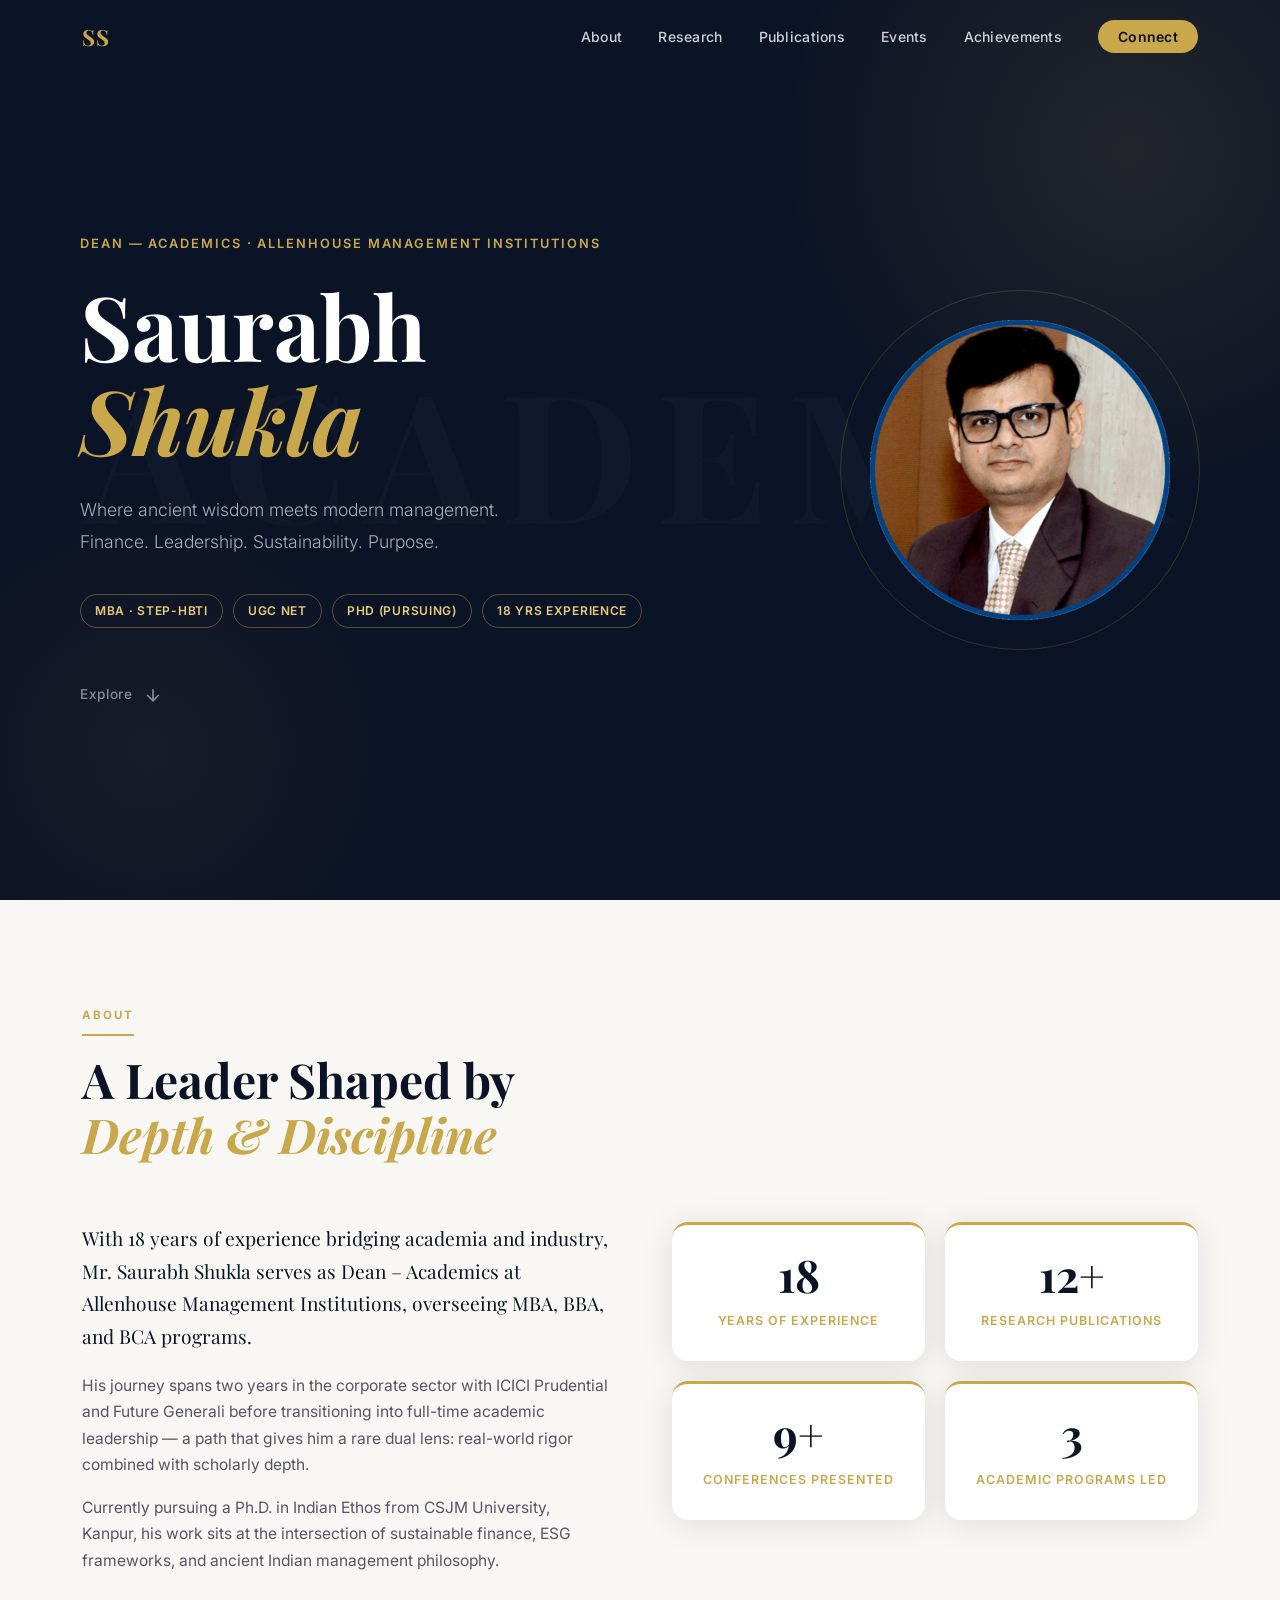
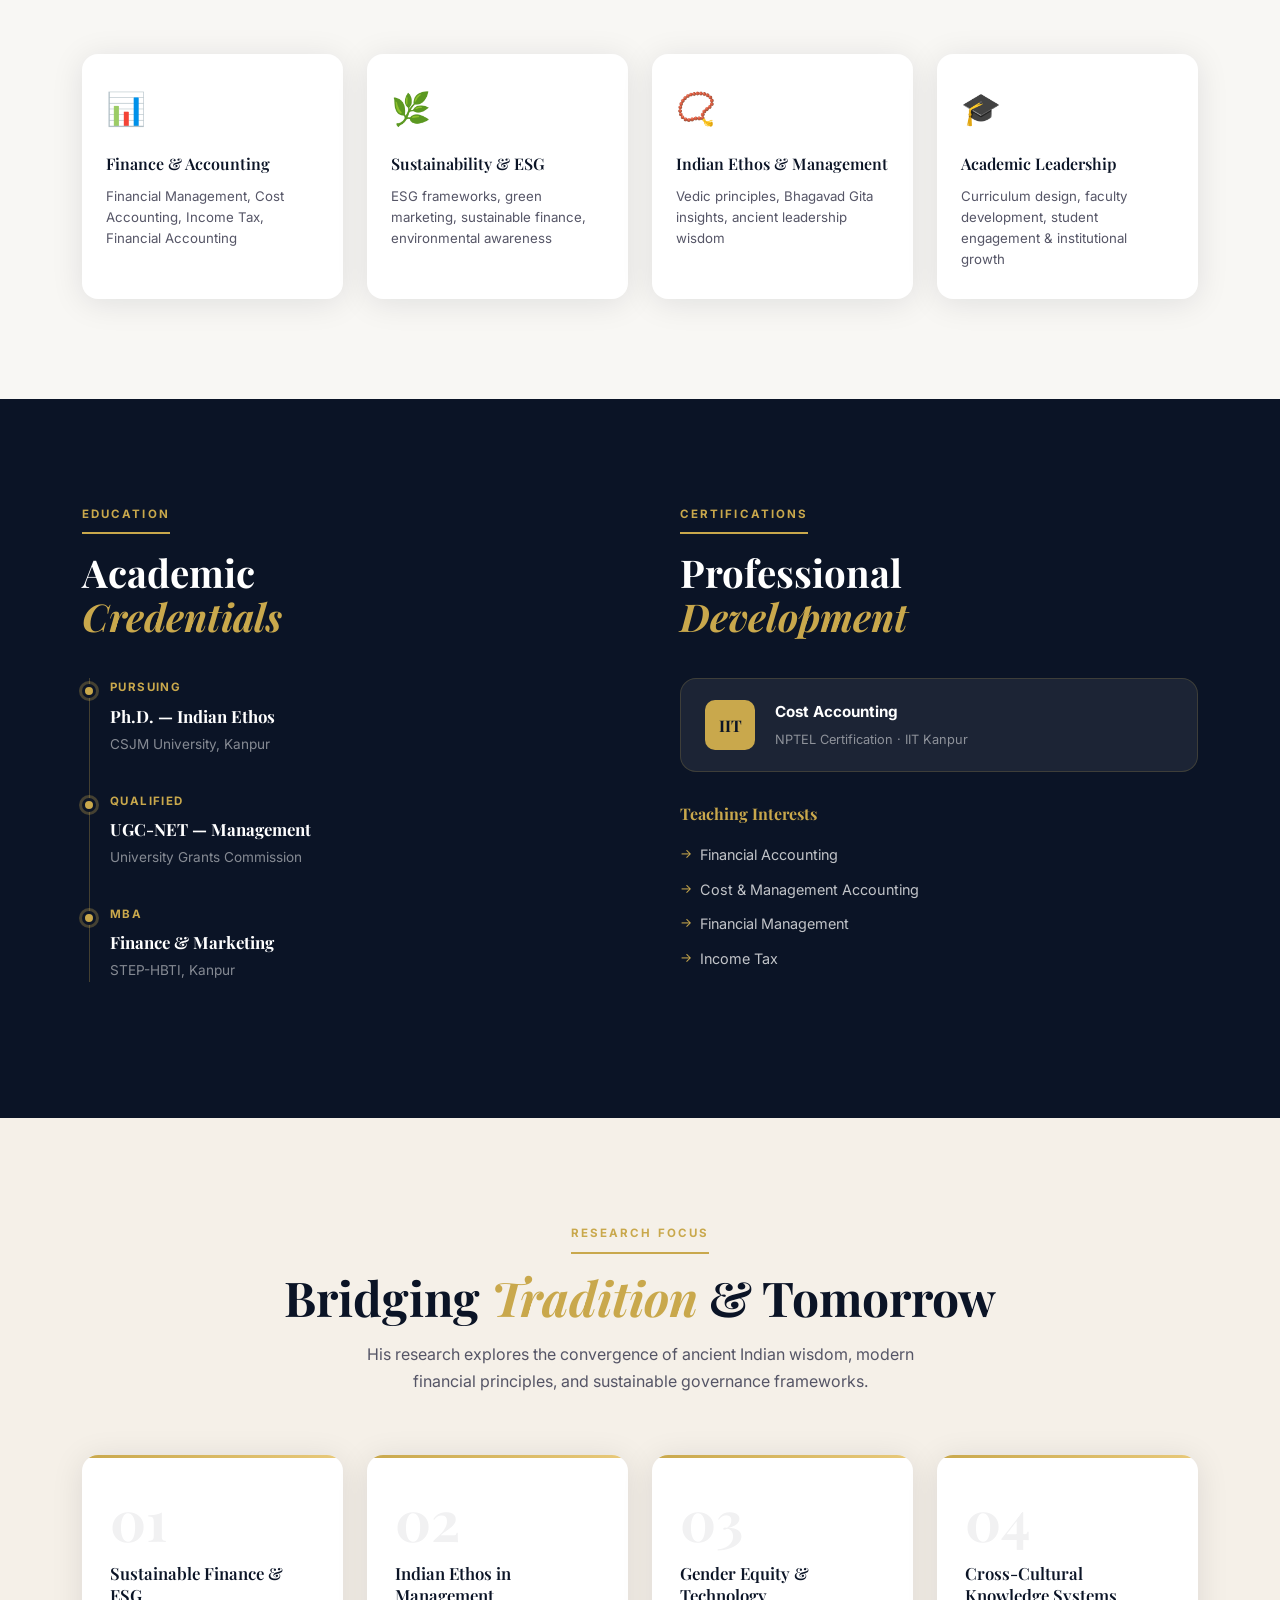
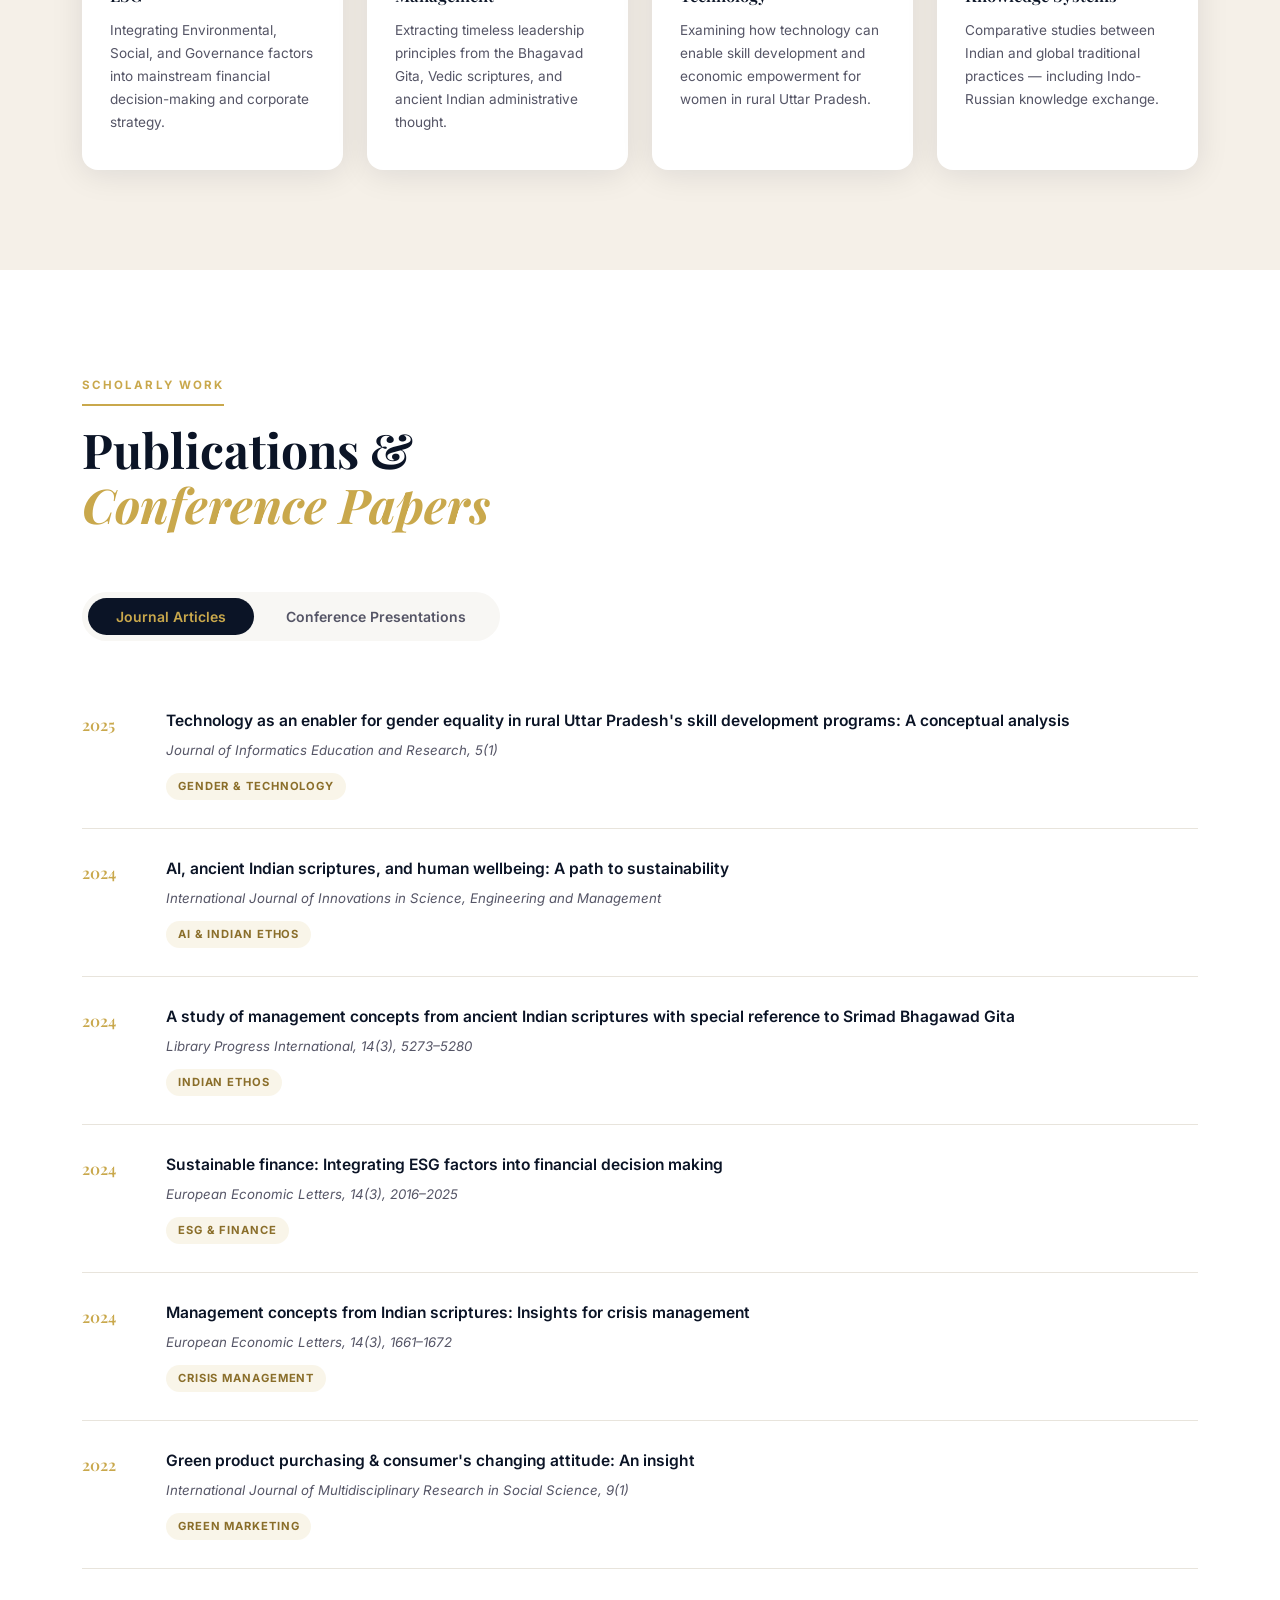
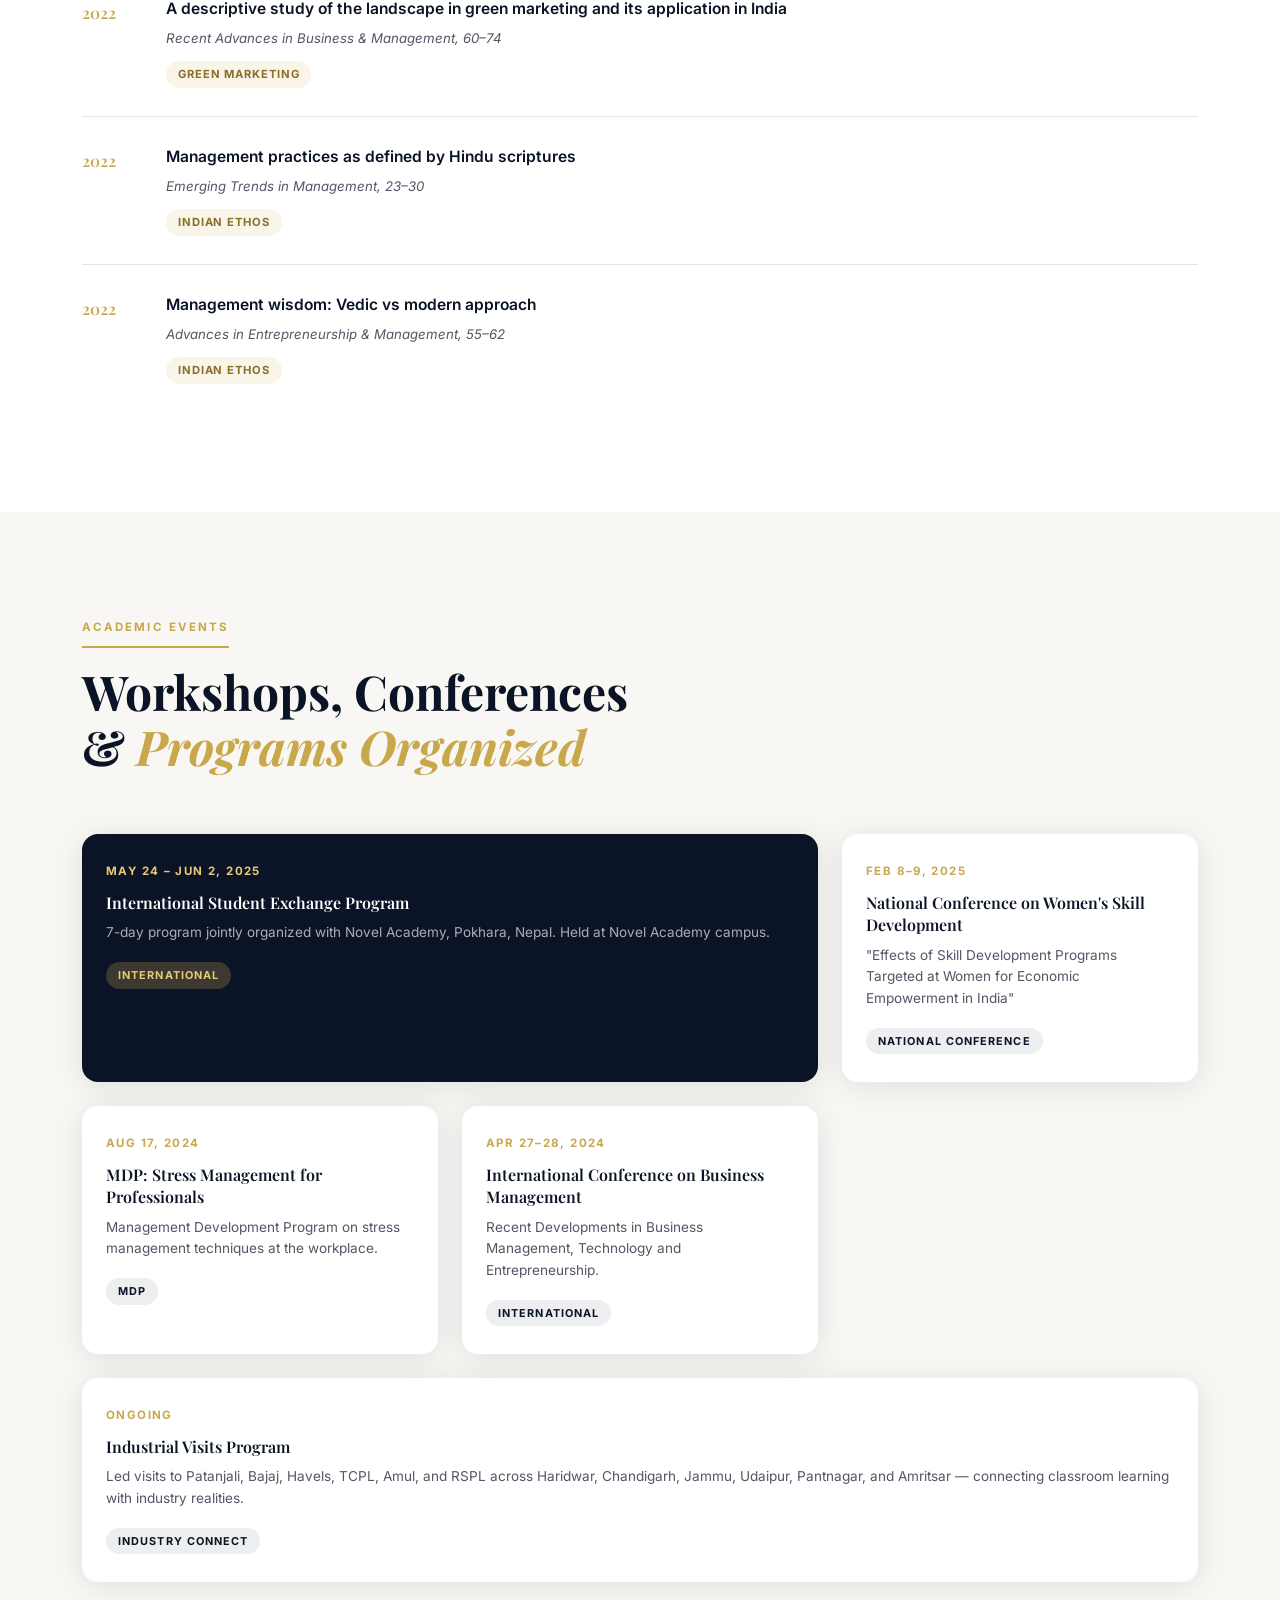
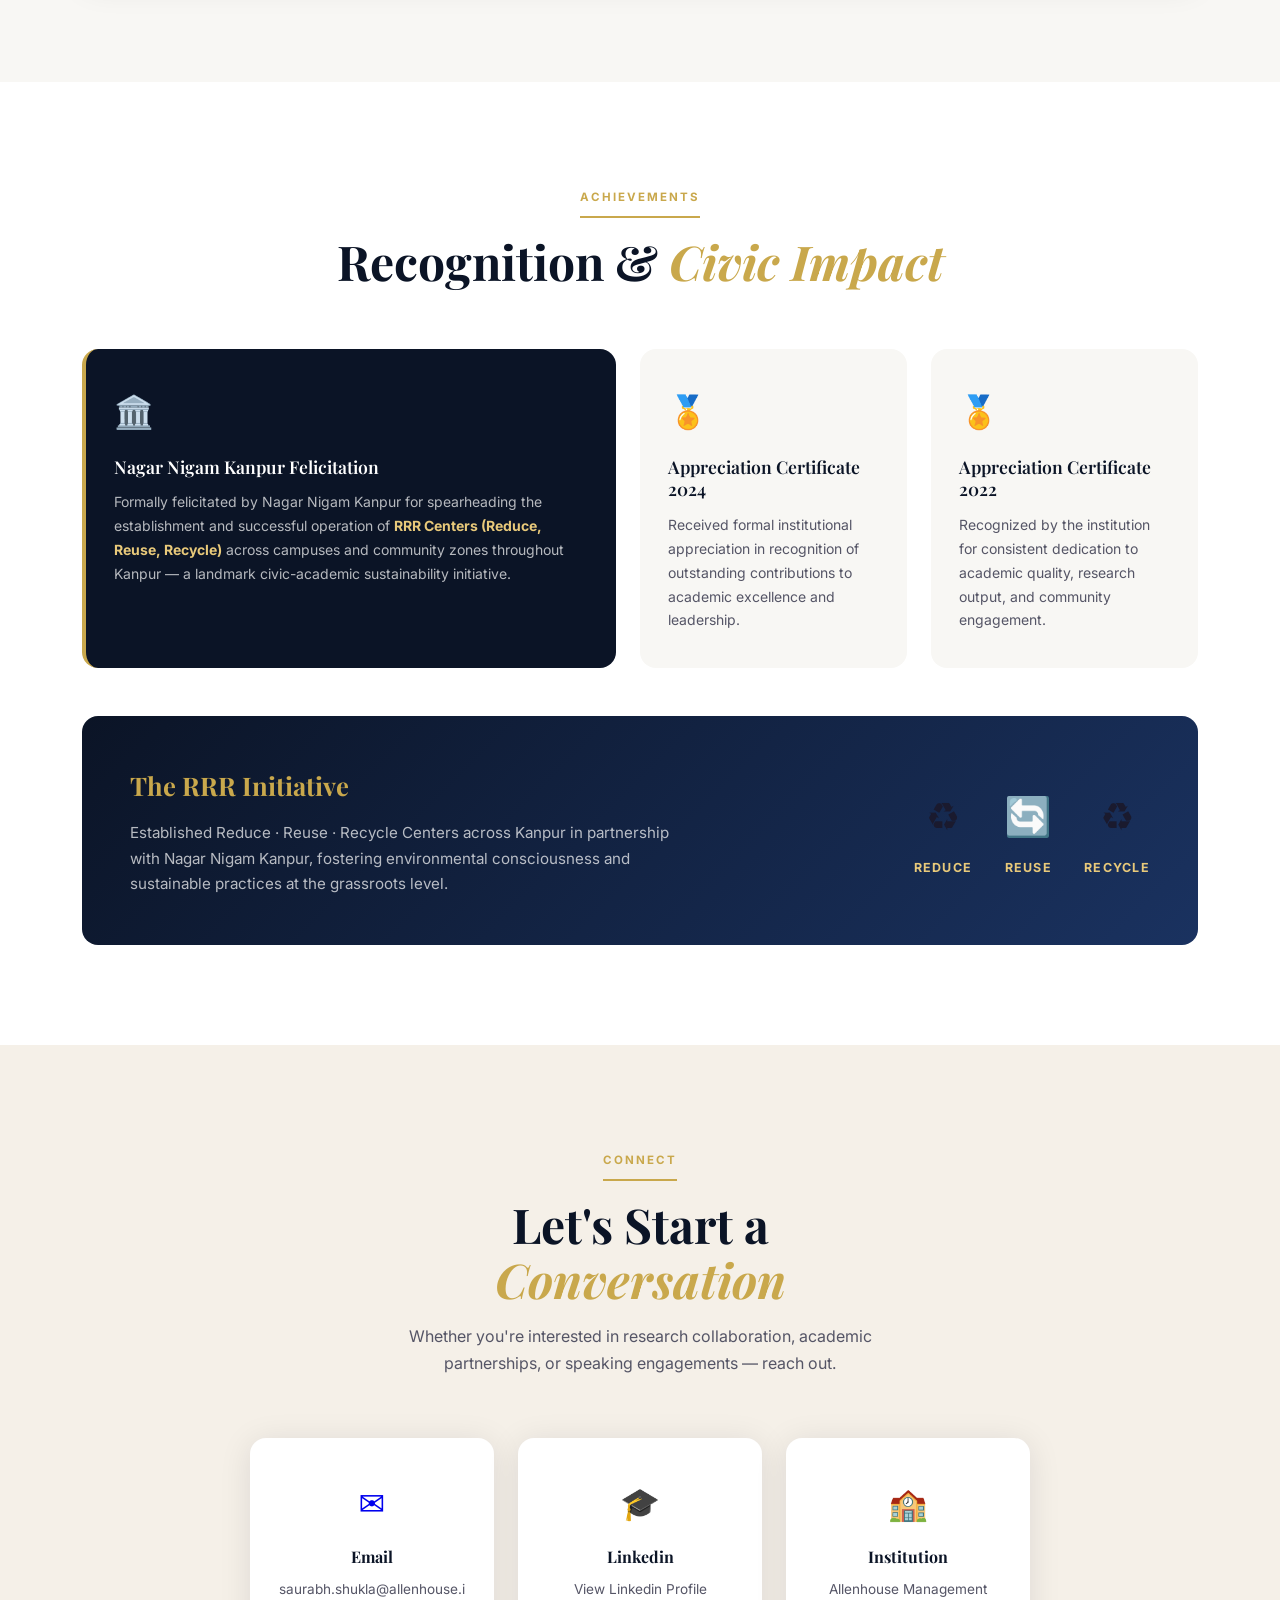
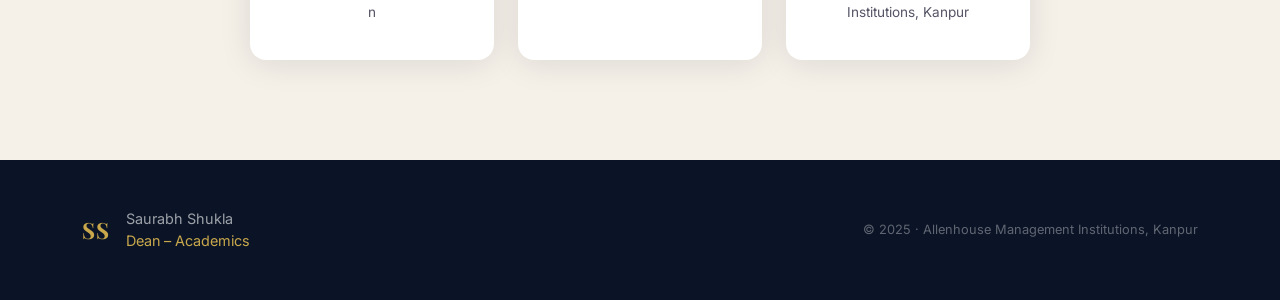
<file: index.html>
<!DOCTYPE html>
<html lang="en">
<head>
  <meta charset="UTF-8" />
  <meta name="viewport" content="width=device-width, initial-scale=1.0" />
  <title>Saurabh Shukla — Dean Academics | Allenhouse Management Institutions</title>
  <meta name="description" content="Academic leader, researcher, and sustainability advocate with 18 years of experience in management education." />
  <link rel="preconnect" href="https://fonts.googleapis.com" />
  <link rel="preconnect" href="https://fonts.gstatic.com" crossorigin />
  <link href="https://fonts.googleapis.com/css2?family=Playfair+Display:ital,wght@0,400;0,600;0,700;1,400&family=Inter:wght@300;400;500;600&display=swap" rel="stylesheet" />
  <link rel="stylesheet" href="style.css" />
</head>
<body>

  <!-- NAV -->
  <nav id="navbar">
    <div class="nav-inner">
      <span class="nav-logo">SS</span>
      <ul class="nav-links" id="nav-links">
        <li><a href="#about">About</a></li>
        <li><a href="#research">Research</a></li>
        <li><a href="#publications">Publications</a></li>
        <li><a href="#events">Events</a></li>
        <li><a href="#achievements">Achievements</a></li>
        <li><a href="#contact" class="nav-cta">Connect</a></li>
      </ul>
      <button class="hamburger" id="hamburger" aria-label="Toggle menu">
        <span></span><span></span><span></span>
      </button>
    </div>
  </nav>

  <!-- HERO -->
  <header class="hero" id="home">
    <div class="hero-bg-text" aria-hidden="true">ACADEMIA</div>
    <div class="hero-content">
      <p class="hero-eyebrow">Dean — Academics · Allenhouse Management Institutions</p>
      <h1 class="hero-name">Saurabh<br /><em>Shukla</em></h1>
      <p class="hero-tagline">Where ancient wisdom meets modern management.<br />Finance. Leadership. Sustainability. Purpose.</p>
      <div class="hero-badges">
        <span>MBA · STEP-HBTI</span>
        <span>UGC NET</span>
        <span>PhD (Pursuing)</span>
        <span>18 Yrs Experience</span>
      </div>
      <a href="#about" class="hero-scroll">
        <span>Explore</span>
        <svg width="20" height="20" viewBox="0 0 24 24" fill="none" stroke="currentColor" stroke-width="2"><path d="M12 5v14M5 12l7 7 7-7"/></svg>
      </a>
    </div>
   <div class="hero-visual" aria-hidden="true">

    <div class="hero-ring ring-1"></div>

    <div class="hero-ring ring-2"></div>

    <div class="hero-ring ring-3"></div>

    <div class="hero-avatar">

        <img src="image.png" alt="Profile Image">

    </div>

</div>
  </header>

  <!-- ABOUT -->
  <section class="about" id="about">
    <div class="container">
      <div class="section-header">
        <span class="section-tag">About</span>
        <h2>A Leader Shaped by<br /><em>Depth & Discipline</em></h2>
      </div>
      <div class="about-grid">
        <div class="about-text">
          <p class="lead">With 18 years of experience bridging academia and industry, Mr. Saurabh Shukla serves as Dean – Academics at Allenhouse Management Institutions, overseeing MBA, BBA, and BCA programs.</p>
          <p>His journey spans two years in the corporate sector with ICICI Prudential and Future Generali before transitioning into full-time academic leadership — a path that gives him a rare dual lens: real-world rigor combined with scholarly depth.</p>
          <p>Currently pursuing a Ph.D. in Indian Ethos from CSJM University, Kanpur, his work sits at the intersection of sustainable finance, ESG frameworks, and ancient Indian management philosophy.</p>
        </div>
        <div class="about-stats">
          <div class="stat-card">
            <span class="stat-num">18</span>
            <span class="stat-label">Years of Experience</span>
          </div>
          <div class="stat-card">
            <span class="stat-num">12+</span>
            <span class="stat-label">Research Publications</span>
          </div>
          <div class="stat-card">
            <span class="stat-num">9+</span>
            <span class="stat-label">Conferences Presented</span>
          </div>
          <div class="stat-card">
            <span class="stat-num">3</span>
            <span class="stat-label">Academic Programs Led</span>
          </div>
        </div>
      </div>

      <div class="expertise-row">
        <div class="expertise-item">
          <div class="expertise-icon">📊</div>
          <h4>Finance & Accounting</h4>
          <p>Financial Management, Cost Accounting, Income Tax, Financial Accounting</p>
        </div>
        <div class="expertise-item">
          <div class="expertise-icon">🌿</div>
          <h4>Sustainability & ESG</h4>
          <p>ESG frameworks, green marketing, sustainable finance, environmental awareness</p>
        </div>
        <div class="expertise-item">
          <div class="expertise-icon">📿</div>
          <h4>Indian Ethos & Management</h4>
          <p>Vedic principles, Bhagavad Gita insights, ancient leadership wisdom</p>
        </div>
        <div class="expertise-item">
          <div class="expertise-icon">🎓</div>
          <h4>Academic Leadership</h4>
          <p>Curriculum design, faculty development, student engagement & institutional growth</p>
        </div>
      </div>
    </div>
  </section>

  <!-- EDUCATION & CERTIFICATIONS -->
  <section class="education" id="education">
    <div class="container">
      <div class="edu-grid">
        <div class="edu-col">
          <span class="section-tag">Education</span>
          <h3>Academic<br /><em>Credentials</em></h3>
          <div class="timeline">
            <div class="timeline-item">
              <div class="tl-dot"></div>
              <div class="tl-content">
                <span class="tl-year">Pursuing</span>
                <h4>Ph.D. — Indian Ethos</h4>
                <p>CSJM University, Kanpur</p>
              </div>
            </div>
            <div class="timeline-item">
              <div class="tl-dot"></div>
              <div class="tl-content">
                <span class="tl-year">Qualified</span>
                <h4>UGC-NET — Management</h4>
                <p>University Grants Commission</p>
              </div>
            </div>
            <div class="timeline-item">
              <div class="tl-dot"></div>
              <div class="tl-content">
                <span class="tl-year">MBA</span>
                <h4>Finance & Marketing</h4>
                <p>STEP-HBTI, Kanpur</p>
              </div>
            </div>
          </div>
        </div>
        <div class="edu-col">
          <span class="section-tag">Certifications</span>
          <h3>Professional<br /><em>Development</em></h3>
          <div class="cert-card">
            <div class="cert-logo">IIT</div>
            <div>
              <h4>Cost Accounting</h4>
              <p>NPTEL Certification · IIT Kanpur</p>
            </div>
          </div>
          <div class="teaching-interests">
            <h4>Teaching Interests</h4>
            <ul>
              <li>Financial Accounting</li>
              <li>Cost &amp; Management Accounting</li>
              <li>Financial Management</li>
              <li>Income Tax</li>
            </ul>
          </div>
        </div>
      </div>
    </div>
  </section>

  <!-- RESEARCH INTERESTS -->
  <section class="research" id="research">
    <div class="container">
      <div class="section-header centered">
        <span class="section-tag">Research Focus</span>
        <h2>Bridging <em>Tradition</em> &amp; Tomorrow</h2>
        <p class="section-sub">His research explores the convergence of ancient Indian wisdom, modern financial principles, and sustainable governance frameworks.</p>
      </div>
      <div class="research-pillars">
        <div class="pillar">
          <div class="pillar-num">01</div>
          <h3>Sustainable Finance &amp; ESG</h3>
          <p>Integrating Environmental, Social, and Governance factors into mainstream financial decision-making and corporate strategy.</p>
        </div>
        <div class="pillar">
          <div class="pillar-num">02</div>
          <h3>Indian Ethos in Management</h3>
          <p>Extracting timeless leadership principles from the Bhagavad Gita, Vedic scriptures, and ancient Indian administrative thought.</p>
        </div>
        <div class="pillar">
          <div class="pillar-num">03</div>
          <h3>Gender Equity &amp; Technology</h3>
          <p>Examining how technology can enable skill development and economic empowerment for women in rural Uttar Pradesh.</p>
        </div>
        <div class="pillar">
          <div class="pillar-num">04</div>
          <h3>Cross-Cultural Knowledge Systems</h3>
          <p>Comparative studies between Indian and global traditional practices — including Indo-Russian knowledge exchange.</p>
        </div>
      </div>
    </div>
  </section>

  <!-- PUBLICATIONS -->
  <section class="publications" id="publications">
    <div class="container">
      <div class="section-header">
        <span class="section-tag">Scholarly Work</span>
        <h2>Publications &amp;<br /><em>Conference Papers</em></h2>
      </div>

      <div class="pub-tabs">
        <button class="pub-tab active" data-tab="journals">Journal Articles</button>
        <button class="pub-tab" data-tab="conferences">Conference Presentations</button>
      </div>

      <div class="pub-list" id="tab-journals">
        <div class="pub-item">
          <span class="pub-year">2025</span>
          <div class="pub-detail">
            <h4>Technology as an enabler for gender equality in rural Uttar Pradesh's skill development programs: A conceptual analysis</h4>
            <p><em>Journal of Informatics Education and Research</em>, 5(1)</p>
            <span class="pub-tag">Gender &amp; Technology</span>
          </div>
        </div>
        <div class="pub-item">
          <span class="pub-year">2024</span>
          <div class="pub-detail">
            <h4>AI, ancient Indian scriptures, and human wellbeing: A path to sustainability</h4>
            <p><em>International Journal of Innovations in Science, Engineering and Management</em></p>
            <span class="pub-tag">AI &amp; Indian Ethos</span>
          </div>
        </div>
        <div class="pub-item">
          <span class="pub-year">2024</span>
          <div class="pub-detail">
            <h4>A study of management concepts from ancient Indian scriptures with special reference to Srimad Bhagawad Gita</h4>
            <p><em>Library Progress International</em>, 14(3), 5273–5280</p>
            <span class="pub-tag">Indian Ethos</span>
          </div>
        </div>
        <div class="pub-item">
          <span class="pub-year">2024</span>
          <div class="pub-detail">
            <h4>Sustainable finance: Integrating ESG factors into financial decision making</h4>
            <p><em>European Economic Letters</em>, 14(3), 2016–2025</p>
            <span class="pub-tag">ESG &amp; Finance</span>
          </div>
        </div>
        <div class="pub-item">
          <span class="pub-year">2024</span>
          <div class="pub-detail">
            <h4>Management concepts from Indian scriptures: Insights for crisis management</h4>
            <p><em>European Economic Letters</em>, 14(3), 1661–1672</p>
            <span class="pub-tag">Crisis Management</span>
          </div>
        </div>
        <div class="pub-item">
          <span class="pub-year">2022</span>
          <div class="pub-detail">
            <h4>Green product purchasing &amp; consumer's changing attitude: An insight</h4>
            <p><em>International Journal of Multidisciplinary Research in Social Science</em>, 9(1)</p>
            <span class="pub-tag">Green Marketing</span>
          </div>
        </div>
        <div class="pub-item">
          <span class="pub-year">2022</span>
          <div class="pub-detail">
            <h4>A descriptive study of the landscape in green marketing and its application in India</h4>
            <p><em>Recent Advances in Business &amp; Management</em>, 60–74</p>
            <span class="pub-tag">Green Marketing</span>
          </div>
        </div>
        <div class="pub-item">
          <span class="pub-year">2022</span>
          <div class="pub-detail">
            <h4>Management practices as defined by Hindu scriptures</h4>
            <p><em>Emerging Trends in Management</em>, 23–30</p>
            <span class="pub-tag">Indian Ethos</span>
          </div>
        </div>
        <div class="pub-item">
          <span class="pub-year">2022</span>
          <div class="pub-detail">
            <h4>Management wisdom: Vedic vs modern approach</h4>
            <p><em>Advances in Entrepreneurship &amp; Management</em>, 55–62</p>
            <span class="pub-tag">Indian Ethos</span>
          </div>
        </div>
      </div>

      <div class="pub-list hidden" id="tab-conferences">
        <div class="pub-item">
          <span class="pub-year">2025</span>
          <div class="pub-detail">
            <h4>From Tradition to Empowerment: Understanding Streedhan's Role in Women's Financial Independence</h4>
            <p>International Conference on Entrepreneurship and Innovation · CSJM University, Kanpur (in collaboration with Astana International University, Kazakhstan)</p>
            <span class="pub-tag">Women &amp; Finance</span>
          </div>
        </div>
        <div class="pub-item">
          <span class="pub-year">2025</span>
          <div class="pub-detail">
            <h4>Decision Making under Pressure: Insights from Arjuna's Dilemma in the Bhagawad Gita</h4>
            <p>National Conference on Bhagawad Gita: Timeless Principles for Effective Life Management</p>
            <span class="pub-tag">Indian Ethos</span>
          </div>
        </div>
        <div class="pub-item">
          <span class="pub-year">2024</span>
          <div class="pub-detail">
            <h4>Sustainable Living Principles in Indian Scriptures and Russian Traditional Practices: A Cross-Cultural Study</h4>
            <p>2nd International Conference on Indian &amp; Russian Knowledge System</p>
            <span class="pub-tag">Cross-Cultural</span>
          </div>
        </div>
        <div class="pub-item">
          <span class="pub-year">2024</span>
          <div class="pub-detail">
            <h4>The Enduring Influence of the Bhagawad Gita on Modern Management: A Comparative Analysis</h4>
            <p>International Conference on Recent Development in Business Management</p>
            <span class="pub-tag">Indian Ethos</span>
          </div>
        </div>
        <div class="pub-item">
          <span class="pub-year">2023</span>
          <div class="pub-detail">
            <h4>Bhagawad Gita: A Success Key to Contemporary Management</h4>
            <p>International Conference on Indian Knowledge System</p>
            <span class="pub-tag">Indian Ethos</span>
          </div>
        </div>
        <div class="pub-item">
          <span class="pub-year">2022</span>
          <div class="pub-detail">
            <h4>Management Practices as Defined by Hindu Scriptures</h4>
            <p>Emerging Trends in Management Conference</p>
            <span class="pub-tag">Indian Ethos</span>
          </div>
        </div>
      </div>
    </div>
  </section>

  <!-- EVENTS -->
  <section class="events" id="events">
    <div class="container">
      <div class="section-header">
        <span class="section-tag">Academic Events</span>
        <h2>Workshops, Conferences<br />&amp; <em>Programs Organized</em></h2>
      </div>
      <div class="events-grid">
        <div class="event-card highlight">
          <span class="event-date">May 24 – Jun 2, 2025</span>
          <h4>International Student Exchange Program</h4>
          <p>7-day program jointly organized with Novel Academy, Pokhara, Nepal. Held at Novel Academy campus.</p>
          <span class="event-type">International</span>
        </div>
        <div class="event-card">
          <span class="event-date">Feb 8–9, 2025</span>
          <h4>National Conference on Women's Skill Development</h4>
          <p>"Effects of Skill Development Programs Targeted at Women for Economic Empowerment in India"</p>
          <span class="event-type">National Conference</span>
        </div>
        <div class="event-card">
          <span class="event-date">Aug 17, 2024</span>
          <h4>MDP: Stress Management for Professionals</h4>
          <p>Management Development Program on stress management techniques at the workplace.</p>
          <span class="event-type">MDP</span>
        </div>
        <div class="event-card">
          <span class="event-date">Apr 27–28, 2024</span>
          <h4>International Conference on Business Management</h4>
          <p>Recent Developments in Business Management, Technology and Entrepreneurship.</p>
          <span class="event-type">International</span>
        </div>
        <div class="event-card wide">
          <span class="event-date">Ongoing</span>
          <h4>Industrial Visits Program</h4>
          <p>Led visits to Patanjali, Bajaj, Havels, TCPL, Amul, and RSPL across Haridwar, Chandigarh, Jammu, Udaipur, Pantnagar, and Amritsar — connecting classroom learning with industry realities.</p>
          <span class="event-type">Industry Connect</span>
        </div>
      </div>
    </div>
  </section>

  <!-- ACHIEVEMENTS -->
  <section class="achievements" id="achievements">
    <div class="container">
      <div class="section-header centered">
        <span class="section-tag">Achievements</span>
        <h2>Recognition &amp; <em>Civic Impact</em></h2>
      </div>
      <div class="achieve-grid">
        <div class="achieve-card main">
          <div class="achieve-icon">🏛️</div>
          <h3>Nagar Nigam Kanpur Felicitation</h3>
          <p>Formally felicitated by Nagar Nigam Kanpur for spearheading the establishment and successful operation of <strong>RRR Centers (Reduce, Reuse, Recycle)</strong> across campuses and community zones throughout Kanpur — a landmark civic-academic sustainability initiative.</p>
        </div>
        <div class="achieve-card">
          <div class="achieve-icon">🏅</div>
          <h3>Appreciation Certificate 2024</h3>
          <p>Received formal institutional appreciation in recognition of outstanding contributions to academic excellence and leadership.</p>
        </div>
        <div class="achieve-card">
          <div class="achieve-icon">🏅</div>
          <h3>Appreciation Certificate 2022</h3>
          <p>Recognized by the institution for consistent dedication to academic quality, research output, and community engagement.</p>
        </div>
      </div>

      <div class="rrr-banner">
        <div class="rrr-content">
          <h3>The RRR Initiative</h3>
          <p>Established Reduce · Reuse · Recycle Centers across Kanpur in partnership with Nagar Nigam Kanpur, fostering environmental consciousness and sustainable practices at the grassroots level.</p>
        </div>
        <div class="rrr-icons">
          <div><span>♻️</span><p>Reduce</p></div>
          <div><span>🔄</span><p>Reuse</p></div>
          <div><span>♻️</span><p>Recycle</p></div>
        </div>
      </div>
    </div>
  </section>

  <!-- CONTACT -->
  <section class="contact" id="contact">
    <div class="container">
      <div class="section-header centered">
        <span class="section-tag">Connect</span>
        <h2>Let's Start a<br /><em>Conversation</em></h2>
        <p class="section-sub">Whether you're interested in research collaboration, academic partnerships, or speaking engagements — reach out.</p>
      </div>
      <div class="contact-grid">
        <a href="mailto:saurabh.shukla@allenhouse.in" class="contact-card">
          <div class="contact-icon">✉️</div>
          <h4>Email</h4>
          <p>saurabh.shukla@allenhouse.in</p>
        </a>
        <a href="https://www.linkedin.com/in/saurabh-shukla-34721816?" target="_blank" rel="noopener" class="contact-card">
          <div class="contact-icon">🎓</div>
          <h4>Linkedin</h4>
          <p>View Linkedin Profile</p>
        </a>
        <div class="contact-card">
          <div class="contact-icon">🏫</div>
          <h4>Institution</h4>
          <p>Allenhouse Management Institutions, Kanpur</p>
        </div>
      </div>
    </div>
  </section>

  <!-- FOOTER -->
  <footer class="footer">
    <div class="container">
      <div class="footer-inner">
        <div class="footer-brand">
          <span class="nav-logo">SS</span>
          <p>Saurabh Shukla<br /><em>Dean – Academics</em></p>
        </div>
        <p class="footer-copy">© 2025 · Allenhouse Management Institutions, Kanpur</p>
      </div>
    </div>
  </footer>

  <script src="script.js"></script>
</body>
</html>
</file>
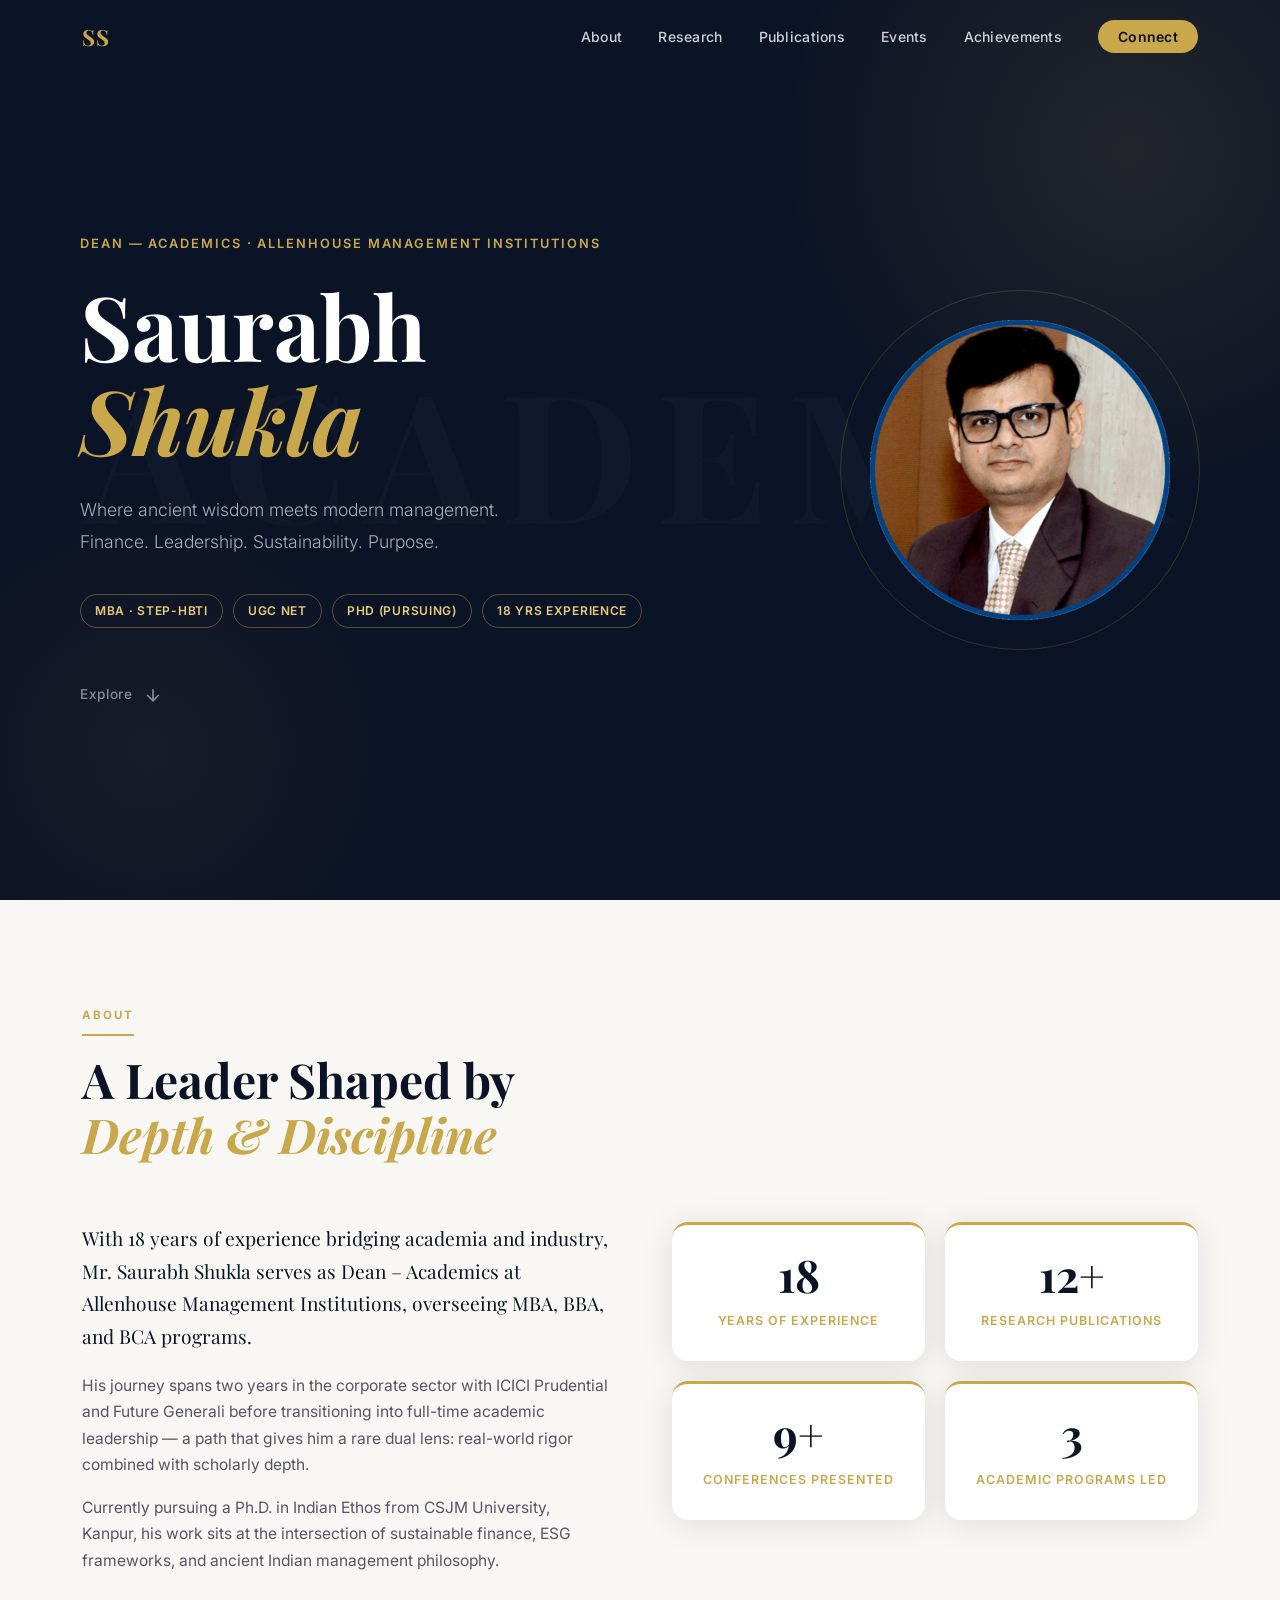
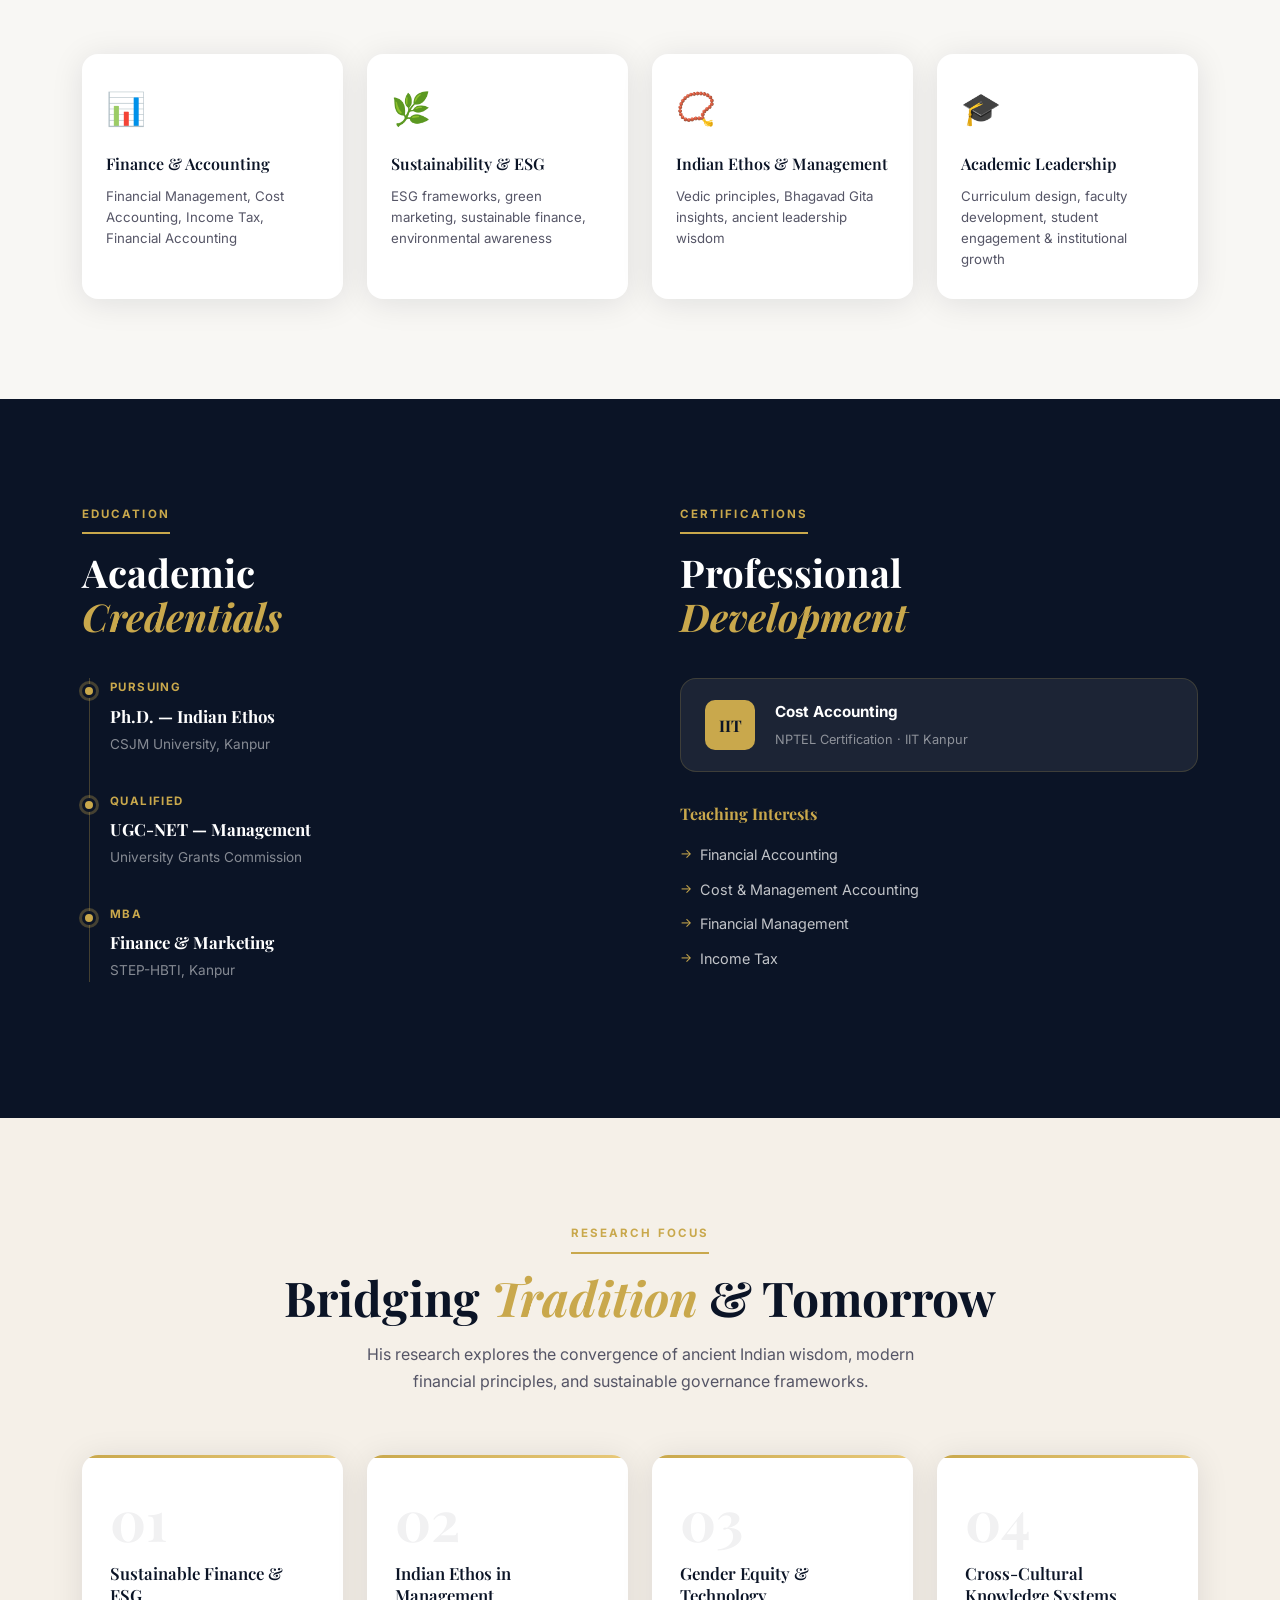
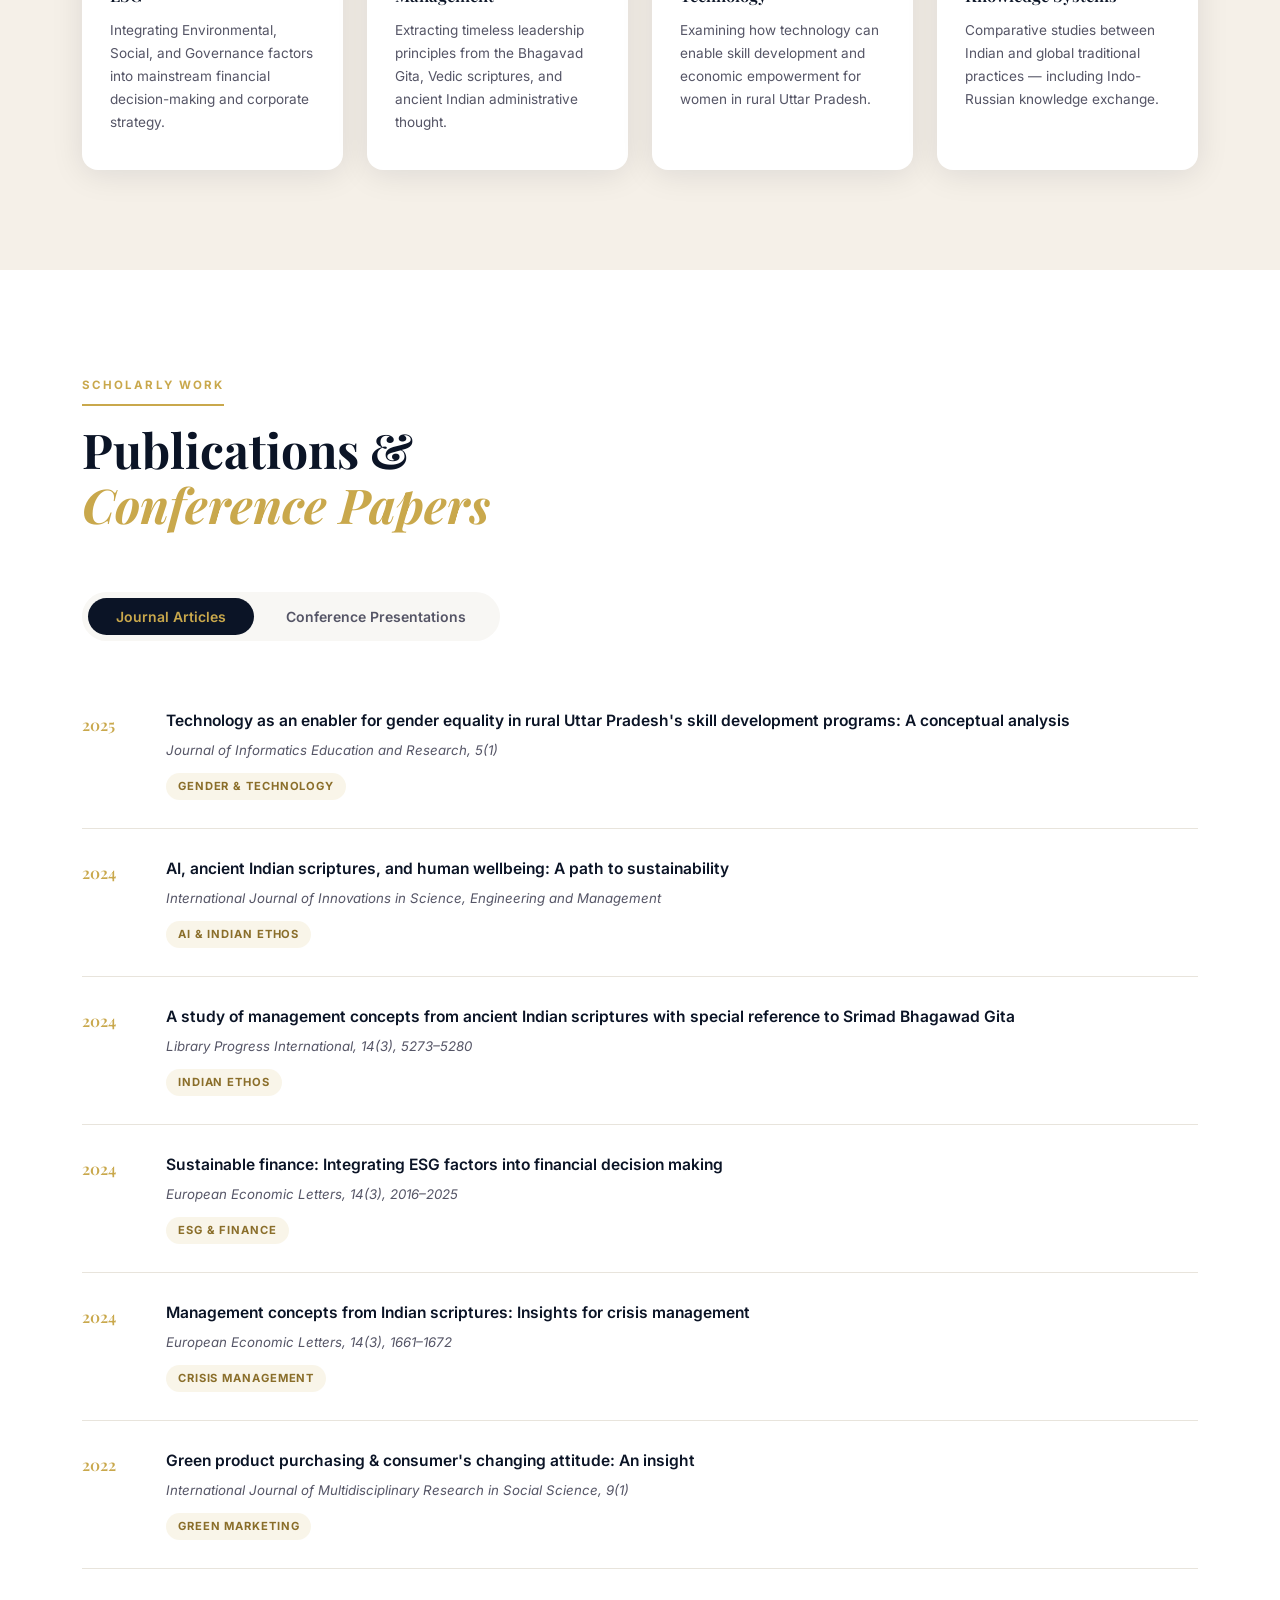
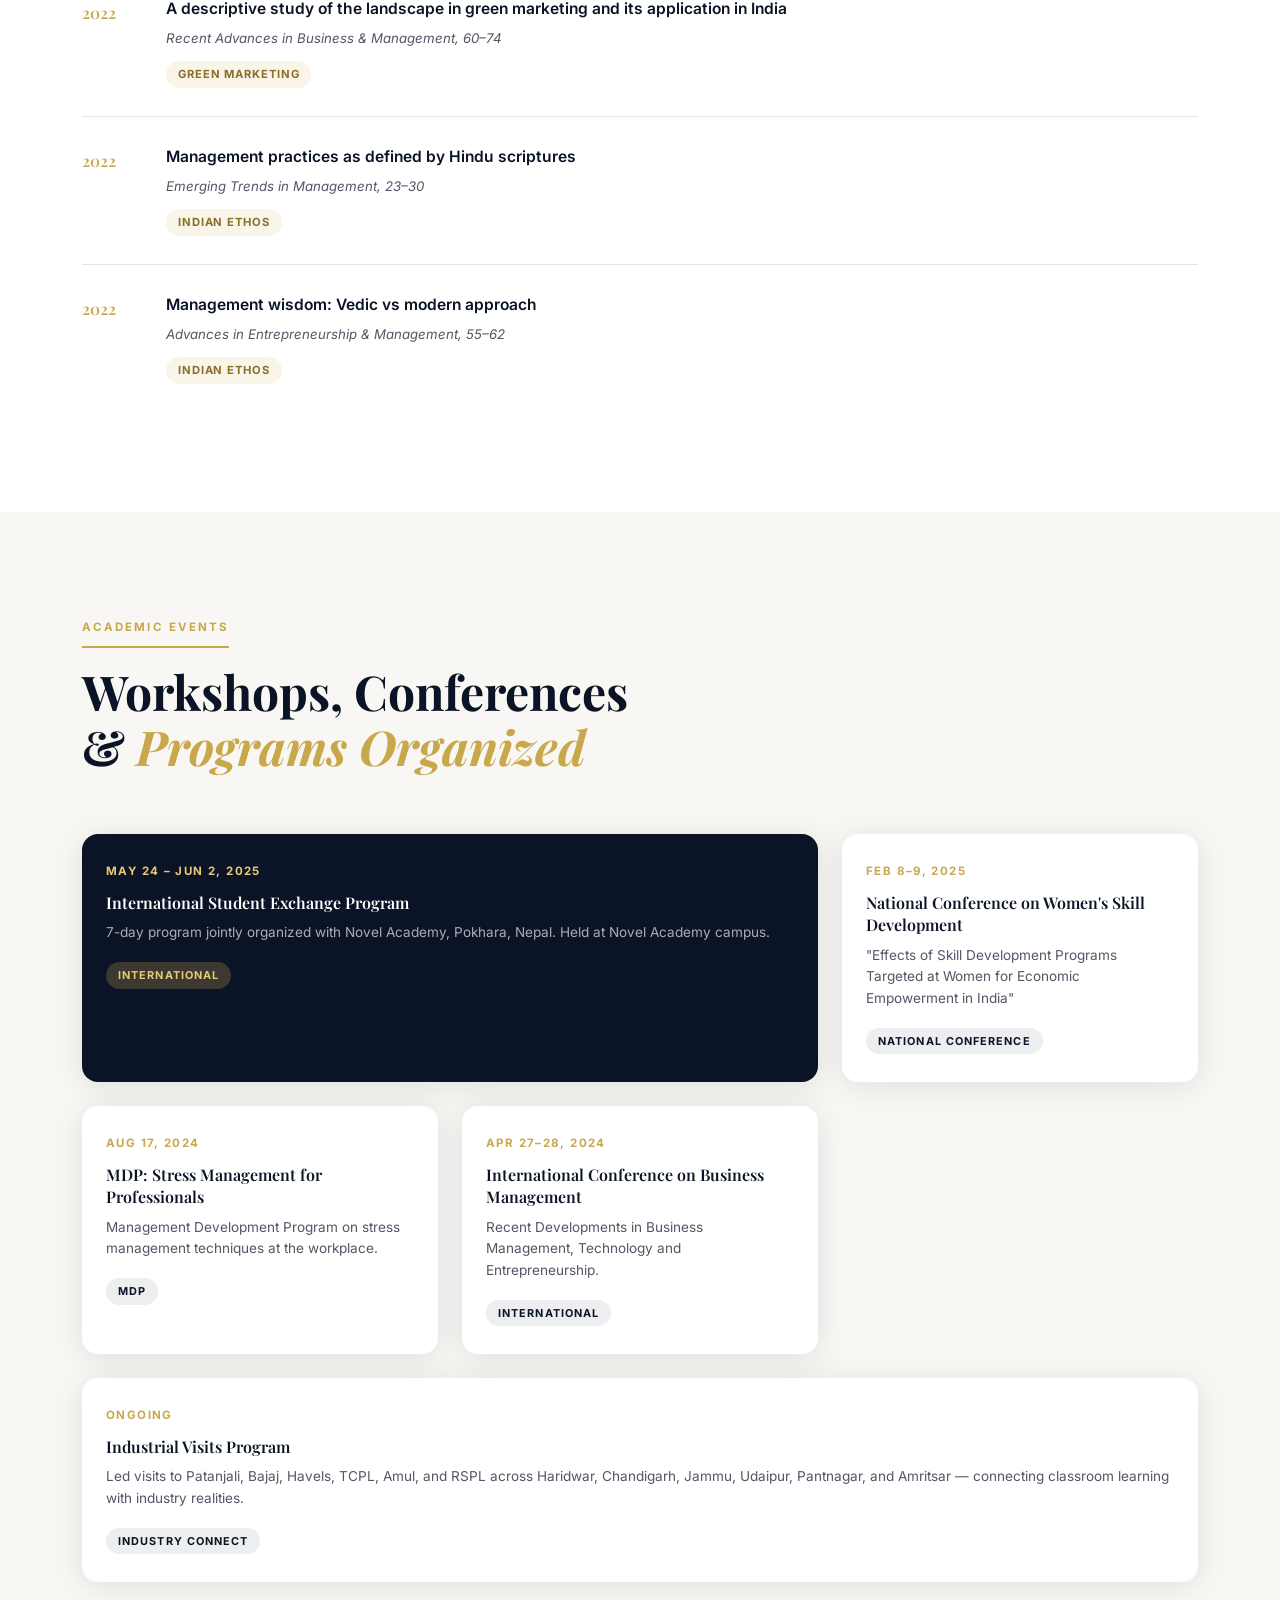
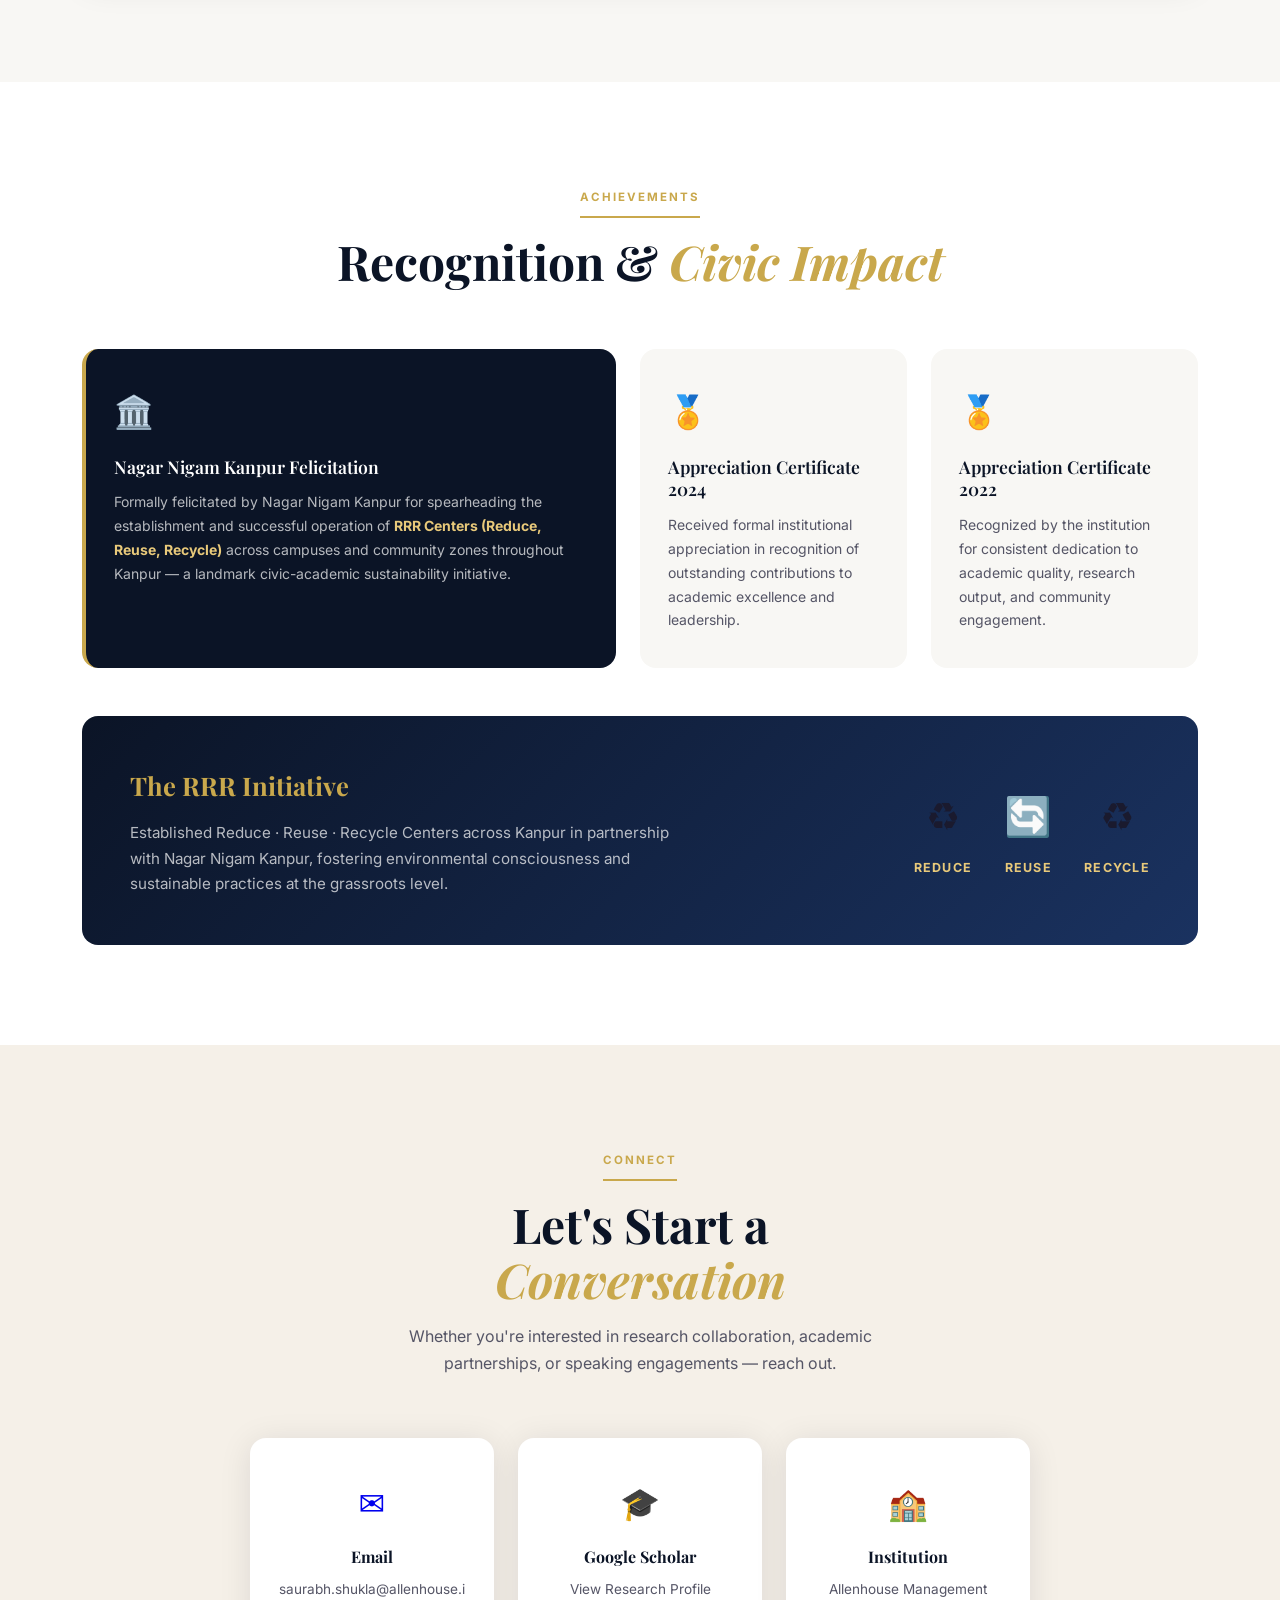
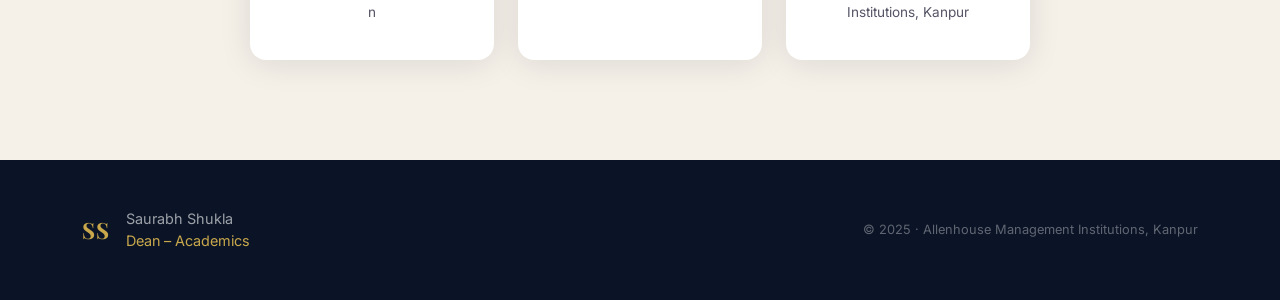
<file: FacultyProfile/index.html>
<!DOCTYPE html>
<html lang="en">
<head>
  <meta charset="UTF-8" />
  <meta name="viewport" content="width=device-width, initial-scale=1.0" />
  <title>Saurabh Shukla — Dean Academics | Allenhouse Management Institutions</title>
  <meta name="description" content="Academic leader, researcher, and sustainability advocate with 18 years of experience in management education." />
  <link rel="preconnect" href="https://fonts.googleapis.com" />
  <link rel="preconnect" href="https://fonts.gstatic.com" crossorigin />
  <link href="https://fonts.googleapis.com/css2?family=Playfair+Display:ital,wght@0,400;0,600;0,700;1,400&family=Inter:wght@300;400;500;600&display=swap" rel="stylesheet" />
  <link rel="stylesheet" href="style.css" />
</head>
<body>

  <!-- NAV -->
  <nav id="navbar">
    <div class="nav-inner">
      <span class="nav-logo">SS</span>
      <ul class="nav-links" id="nav-links">
        <li><a href="#about">About</a></li>
        <li><a href="#research">Research</a></li>
        <li><a href="#publications">Publications</a></li>
        <li><a href="#events">Events</a></li>
        <li><a href="#achievements">Achievements</a></li>
        <li><a href="#contact" class="nav-cta">Connect</a></li>
      </ul>
      <button class="hamburger" id="hamburger" aria-label="Toggle menu">
        <span></span><span></span><span></span>
      </button>
    </div>
  </nav>

  <!-- HERO -->
  <header class="hero" id="home">
    <div class="hero-bg-text" aria-hidden="true">ACADEMIA</div>
    <div class="hero-content">
      <p class="hero-eyebrow">Dean — Academics · Allenhouse Management Institutions</p>
      <h1 class="hero-name">Saurabh<br /><em>Shukla</em></h1>
      <p class="hero-tagline">Where ancient wisdom meets modern management.<br />Finance. Leadership. Sustainability. Purpose.</p>
      <div class="hero-badges">
        <span>MBA · STEP-HBTI</span>
        <span>UGC NET</span>
        <span>PhD (Pursuing)</span>
        <span>18 Yrs Experience</span>
      </div>
      <a href="#about" class="hero-scroll">
        <span>Explore</span>
        <svg width="20" height="20" viewBox="0 0 24 24" fill="none" stroke="currentColor" stroke-width="2"><path d="M12 5v14M5 12l7 7 7-7"/></svg>
      </a>
    </div>
   <div class="hero-visual" aria-hidden="true">

    <div class="hero-ring ring-1"></div>

    <div class="hero-ring ring-2"></div>

    <div class="hero-ring ring-3"></div>

    <div class="hero-avatar">

        <img src="image.png" alt="Profile Image">

    </div>

</div>
  </header>

  <!-- ABOUT -->
  <section class="about" id="about">
    <div class="container">
      <div class="section-header">
        <span class="section-tag">About</span>
        <h2>A Leader Shaped by<br /><em>Depth & Discipline</em></h2>
      </div>
      <div class="about-grid">
        <div class="about-text">
          <p class="lead">With 18 years of experience bridging academia and industry, Mr. Saurabh Shukla serves as Dean – Academics at Allenhouse Management Institutions, overseeing MBA, BBA, and BCA programs.</p>
          <p>His journey spans two years in the corporate sector with ICICI Prudential and Future Generali before transitioning into full-time academic leadership — a path that gives him a rare dual lens: real-world rigor combined with scholarly depth.</p>
          <p>Currently pursuing a Ph.D. in Indian Ethos from CSJM University, Kanpur, his work sits at the intersection of sustainable finance, ESG frameworks, and ancient Indian management philosophy.</p>
        </div>
        <div class="about-stats">
          <div class="stat-card">
            <span class="stat-num">18</span>
            <span class="stat-label">Years of Experience</span>
          </div>
          <div class="stat-card">
            <span class="stat-num">12+</span>
            <span class="stat-label">Research Publications</span>
          </div>
          <div class="stat-card">
            <span class="stat-num">9+</span>
            <span class="stat-label">Conferences Presented</span>
          </div>
          <div class="stat-card">
            <span class="stat-num">3</span>
            <span class="stat-label">Academic Programs Led</span>
          </div>
        </div>
      </div>

      <div class="expertise-row">
        <div class="expertise-item">
          <div class="expertise-icon">📊</div>
          <h4>Finance & Accounting</h4>
          <p>Financial Management, Cost Accounting, Income Tax, Financial Accounting</p>
        </div>
        <div class="expertise-item">
          <div class="expertise-icon">🌿</div>
          <h4>Sustainability & ESG</h4>
          <p>ESG frameworks, green marketing, sustainable finance, environmental awareness</p>
        </div>
        <div class="expertise-item">
          <div class="expertise-icon">📿</div>
          <h4>Indian Ethos & Management</h4>
          <p>Vedic principles, Bhagavad Gita insights, ancient leadership wisdom</p>
        </div>
        <div class="expertise-item">
          <div class="expertise-icon">🎓</div>
          <h4>Academic Leadership</h4>
          <p>Curriculum design, faculty development, student engagement & institutional growth</p>
        </div>
      </div>
    </div>
  </section>

  <!-- EDUCATION & CERTIFICATIONS -->
  <section class="education" id="education">
    <div class="container">
      <div class="edu-grid">
        <div class="edu-col">
          <span class="section-tag">Education</span>
          <h3>Academic<br /><em>Credentials</em></h3>
          <div class="timeline">
            <div class="timeline-item">
              <div class="tl-dot"></div>
              <div class="tl-content">
                <span class="tl-year">Pursuing</span>
                <h4>Ph.D. — Indian Ethos</h4>
                <p>CSJM University, Kanpur</p>
              </div>
            </div>
            <div class="timeline-item">
              <div class="tl-dot"></div>
              <div class="tl-content">
                <span class="tl-year">Qualified</span>
                <h4>UGC-NET — Management</h4>
                <p>University Grants Commission</p>
              </div>
            </div>
            <div class="timeline-item">
              <div class="tl-dot"></div>
              <div class="tl-content">
                <span class="tl-year">MBA</span>
                <h4>Finance & Marketing</h4>
                <p>STEP-HBTI, Kanpur</p>
              </div>
            </div>
          </div>
        </div>
        <div class="edu-col">
          <span class="section-tag">Certifications</span>
          <h3>Professional<br /><em>Development</em></h3>
          <div class="cert-card">
            <div class="cert-logo">IIT</div>
            <div>
              <h4>Cost Accounting</h4>
              <p>NPTEL Certification · IIT Kanpur</p>
            </div>
          </div>
          <div class="teaching-interests">
            <h4>Teaching Interests</h4>
            <ul>
              <li>Financial Accounting</li>
              <li>Cost &amp; Management Accounting</li>
              <li>Financial Management</li>
              <li>Income Tax</li>
            </ul>
          </div>
        </div>
      </div>
    </div>
  </section>

  <!-- RESEARCH INTERESTS -->
  <section class="research" id="research">
    <div class="container">
      <div class="section-header centered">
        <span class="section-tag">Research Focus</span>
        <h2>Bridging <em>Tradition</em> &amp; Tomorrow</h2>
        <p class="section-sub">His research explores the convergence of ancient Indian wisdom, modern financial principles, and sustainable governance frameworks.</p>
      </div>
      <div class="research-pillars">
        <div class="pillar">
          <div class="pillar-num">01</div>
          <h3>Sustainable Finance &amp; ESG</h3>
          <p>Integrating Environmental, Social, and Governance factors into mainstream financial decision-making and corporate strategy.</p>
        </div>
        <div class="pillar">
          <div class="pillar-num">02</div>
          <h3>Indian Ethos in Management</h3>
          <p>Extracting timeless leadership principles from the Bhagavad Gita, Vedic scriptures, and ancient Indian administrative thought.</p>
        </div>
        <div class="pillar">
          <div class="pillar-num">03</div>
          <h3>Gender Equity &amp; Technology</h3>
          <p>Examining how technology can enable skill development and economic empowerment for women in rural Uttar Pradesh.</p>
        </div>
        <div class="pillar">
          <div class="pillar-num">04</div>
          <h3>Cross-Cultural Knowledge Systems</h3>
          <p>Comparative studies between Indian and global traditional practices — including Indo-Russian knowledge exchange.</p>
        </div>
      </div>
    </div>
  </section>

  <!-- PUBLICATIONS -->
  <section class="publications" id="publications">
    <div class="container">
      <div class="section-header">
        <span class="section-tag">Scholarly Work</span>
        <h2>Publications &amp;<br /><em>Conference Papers</em></h2>
      </div>

      <div class="pub-tabs">
        <button class="pub-tab active" data-tab="journals">Journal Articles</button>
        <button class="pub-tab" data-tab="conferences">Conference Presentations</button>
      </div>

      <div class="pub-list" id="tab-journals">
        <div class="pub-item">
          <span class="pub-year">2025</span>
          <div class="pub-detail">
            <h4>Technology as an enabler for gender equality in rural Uttar Pradesh's skill development programs: A conceptual analysis</h4>
            <p><em>Journal of Informatics Education and Research</em>, 5(1)</p>
            <span class="pub-tag">Gender &amp; Technology</span>
          </div>
        </div>
        <div class="pub-item">
          <span class="pub-year">2024</span>
          <div class="pub-detail">
            <h4>AI, ancient Indian scriptures, and human wellbeing: A path to sustainability</h4>
            <p><em>International Journal of Innovations in Science, Engineering and Management</em></p>
            <span class="pub-tag">AI &amp; Indian Ethos</span>
          </div>
        </div>
        <div class="pub-item">
          <span class="pub-year">2024</span>
          <div class="pub-detail">
            <h4>A study of management concepts from ancient Indian scriptures with special reference to Srimad Bhagawad Gita</h4>
            <p><em>Library Progress International</em>, 14(3), 5273–5280</p>
            <span class="pub-tag">Indian Ethos</span>
          </div>
        </div>
        <div class="pub-item">
          <span class="pub-year">2024</span>
          <div class="pub-detail">
            <h4>Sustainable finance: Integrating ESG factors into financial decision making</h4>
            <p><em>European Economic Letters</em>, 14(3), 2016–2025</p>
            <span class="pub-tag">ESG &amp; Finance</span>
          </div>
        </div>
        <div class="pub-item">
          <span class="pub-year">2024</span>
          <div class="pub-detail">
            <h4>Management concepts from Indian scriptures: Insights for crisis management</h4>
            <p><em>European Economic Letters</em>, 14(3), 1661–1672</p>
            <span class="pub-tag">Crisis Management</span>
          </div>
        </div>
        <div class="pub-item">
          <span class="pub-year">2022</span>
          <div class="pub-detail">
            <h4>Green product purchasing &amp; consumer's changing attitude: An insight</h4>
            <p><em>International Journal of Multidisciplinary Research in Social Science</em>, 9(1)</p>
            <span class="pub-tag">Green Marketing</span>
          </div>
        </div>
        <div class="pub-item">
          <span class="pub-year">2022</span>
          <div class="pub-detail">
            <h4>A descriptive study of the landscape in green marketing and its application in India</h4>
            <p><em>Recent Advances in Business &amp; Management</em>, 60–74</p>
            <span class="pub-tag">Green Marketing</span>
          </div>
        </div>
        <div class="pub-item">
          <span class="pub-year">2022</span>
          <div class="pub-detail">
            <h4>Management practices as defined by Hindu scriptures</h4>
            <p><em>Emerging Trends in Management</em>, 23–30</p>
            <span class="pub-tag">Indian Ethos</span>
          </div>
        </div>
        <div class="pub-item">
          <span class="pub-year">2022</span>
          <div class="pub-detail">
            <h4>Management wisdom: Vedic vs modern approach</h4>
            <p><em>Advances in Entrepreneurship &amp; Management</em>, 55–62</p>
            <span class="pub-tag">Indian Ethos</span>
          </div>
        </div>
      </div>

      <div class="pub-list hidden" id="tab-conferences">
        <div class="pub-item">
          <span class="pub-year">2025</span>
          <div class="pub-detail">
            <h4>From Tradition to Empowerment: Understanding Streedhan's Role in Women's Financial Independence</h4>
            <p>International Conference on Entrepreneurship and Innovation · CSJM University, Kanpur (in collaboration with Astana International University, Kazakhstan)</p>
            <span class="pub-tag">Women &amp; Finance</span>
          </div>
        </div>
        <div class="pub-item">
          <span class="pub-year">2025</span>
          <div class="pub-detail">
            <h4>Decision Making under Pressure: Insights from Arjuna's Dilemma in the Bhagawad Gita</h4>
            <p>National Conference on Bhagawad Gita: Timeless Principles for Effective Life Management</p>
            <span class="pub-tag">Indian Ethos</span>
          </div>
        </div>
        <div class="pub-item">
          <span class="pub-year">2024</span>
          <div class="pub-detail">
            <h4>Sustainable Living Principles in Indian Scriptures and Russian Traditional Practices: A Cross-Cultural Study</h4>
            <p>2nd International Conference on Indian &amp; Russian Knowledge System</p>
            <span class="pub-tag">Cross-Cultural</span>
          </div>
        </div>
        <div class="pub-item">
          <span class="pub-year">2024</span>
          <div class="pub-detail">
            <h4>The Enduring Influence of the Bhagawad Gita on Modern Management: A Comparative Analysis</h4>
            <p>International Conference on Recent Development in Business Management</p>
            <span class="pub-tag">Indian Ethos</span>
          </div>
        </div>
        <div class="pub-item">
          <span class="pub-year">2023</span>
          <div class="pub-detail">
            <h4>Bhagawad Gita: A Success Key to Contemporary Management</h4>
            <p>International Conference on Indian Knowledge System</p>
            <span class="pub-tag">Indian Ethos</span>
          </div>
        </div>
        <div class="pub-item">
          <span class="pub-year">2022</span>
          <div class="pub-detail">
            <h4>Management Practices as Defined by Hindu Scriptures</h4>
            <p>Emerging Trends in Management Conference</p>
            <span class="pub-tag">Indian Ethos</span>
          </div>
        </div>
      </div>
    </div>
  </section>

  <!-- EVENTS -->
  <section class="events" id="events">
    <div class="container">
      <div class="section-header">
        <span class="section-tag">Academic Events</span>
        <h2>Workshops, Conferences<br />&amp; <em>Programs Organized</em></h2>
      </div>
      <div class="events-grid">
        <div class="event-card highlight">
          <span class="event-date">May 24 – Jun 2, 2025</span>
          <h4>International Student Exchange Program</h4>
          <p>7-day program jointly organized with Novel Academy, Pokhara, Nepal. Held at Novel Academy campus.</p>
          <span class="event-type">International</span>
        </div>
        <div class="event-card">
          <span class="event-date">Feb 8–9, 2025</span>
          <h4>National Conference on Women's Skill Development</h4>
          <p>"Effects of Skill Development Programs Targeted at Women for Economic Empowerment in India"</p>
          <span class="event-type">National Conference</span>
        </div>
        <div class="event-card">
          <span class="event-date">Aug 17, 2024</span>
          <h4>MDP: Stress Management for Professionals</h4>
          <p>Management Development Program on stress management techniques at the workplace.</p>
          <span class="event-type">MDP</span>
        </div>
        <div class="event-card">
          <span class="event-date">Apr 27–28, 2024</span>
          <h4>International Conference on Business Management</h4>
          <p>Recent Developments in Business Management, Technology and Entrepreneurship.</p>
          <span class="event-type">International</span>
        </div>
        <div class="event-card wide">
          <span class="event-date">Ongoing</span>
          <h4>Industrial Visits Program</h4>
          <p>Led visits to Patanjali, Bajaj, Havels, TCPL, Amul, and RSPL across Haridwar, Chandigarh, Jammu, Udaipur, Pantnagar, and Amritsar — connecting classroom learning with industry realities.</p>
          <span class="event-type">Industry Connect</span>
        </div>
      </div>
    </div>
  </section>

  <!-- ACHIEVEMENTS -->
  <section class="achievements" id="achievements">
    <div class="container">
      <div class="section-header centered">
        <span class="section-tag">Achievements</span>
        <h2>Recognition &amp; <em>Civic Impact</em></h2>
      </div>
      <div class="achieve-grid">
        <div class="achieve-card main">
          <div class="achieve-icon">🏛️</div>
          <h3>Nagar Nigam Kanpur Felicitation</h3>
          <p>Formally felicitated by Nagar Nigam Kanpur for spearheading the establishment and successful operation of <strong>RRR Centers (Reduce, Reuse, Recycle)</strong> across campuses and community zones throughout Kanpur — a landmark civic-academic sustainability initiative.</p>
        </div>
        <div class="achieve-card">
          <div class="achieve-icon">🏅</div>
          <h3>Appreciation Certificate 2024</h3>
          <p>Received formal institutional appreciation in recognition of outstanding contributions to academic excellence and leadership.</p>
        </div>
        <div class="achieve-card">
          <div class="achieve-icon">🏅</div>
          <h3>Appreciation Certificate 2022</h3>
          <p>Recognized by the institution for consistent dedication to academic quality, research output, and community engagement.</p>
        </div>
      </div>

      <div class="rrr-banner">
        <div class="rrr-content">
          <h3>The RRR Initiative</h3>
          <p>Established Reduce · Reuse · Recycle Centers across Kanpur in partnership with Nagar Nigam Kanpur, fostering environmental consciousness and sustainable practices at the grassroots level.</p>
        </div>
        <div class="rrr-icons">
          <div><span>♻️</span><p>Reduce</p></div>
          <div><span>🔄</span><p>Reuse</p></div>
          <div><span>♻️</span><p>Recycle</p></div>
        </div>
      </div>
    </div>
  </section>

  <!-- CONTACT -->
  <section class="contact" id="contact">
    <div class="container">
      <div class="section-header centered">
        <span class="section-tag">Connect</span>
        <h2>Let's Start a<br /><em>Conversation</em></h2>
        <p class="section-sub">Whether you're interested in research collaboration, academic partnerships, or speaking engagements — reach out.</p>
      </div>
      <div class="contact-grid">
        <a href="mailto:saurabh.shukla@allenhouse.in" class="contact-card">
          <div class="contact-icon">✉️</div>
          <h4>Email</h4>
          <p>saurabh.shukla@allenhouse.in</p>
        </a>
        <a href="https://scholar.google.com" target="_blank" rel="noopener" class="contact-card">
          <div class="contact-icon">🎓</div>
          <h4>Google Scholar</h4>
          <p>View Research Profile</p>
        </a>
        <div class="contact-card">
          <div class="contact-icon">🏫</div>
          <h4>Institution</h4>
          <p>Allenhouse Management Institutions, Kanpur</p>
        </div>
      </div>
    </div>
  </section>

  <!-- FOOTER -->
  <footer class="footer">
    <div class="container">
      <div class="footer-inner">
        <div class="footer-brand">
          <span class="nav-logo">SS</span>
          <p>Saurabh Shukla<br /><em>Dean – Academics</em></p>
        </div>
        <p class="footer-copy">© 2025 · Allenhouse Management Institutions, Kanpur</p>
      </div>
    </div>
  </footer>

  <script src="script.js"></script>
</body>
</html>
</file>
<file: style.css>
/* ============================================
   RESET & BASE
   ============================================ */
*, *::before, *::after { box-sizing: border-box; margin: 0; padding: 0; }

:root {
  --navy:    #0b1426;
  --navy-2:  #112040;
  --gold:    #c9a84c;
  --gold-lt: #e8c97a;
  --cream:   #f5f0e8;
  --white:   #ffffff;
  --gray-1:  #f8f7f4;
  --gray-2:  #e8e4dc;
  --gray-3:  #9a9590;
  --text:    #1a1a2e;
  --text-lt: #555566;

  --font-serif: 'Playfair Display', Georgia, serif;
  --font-sans:  'Inter', system-ui, sans-serif;

  --radius: 16px;
  --radius-sm: 8px;
  --shadow: 0 4px 32px rgba(11,20,38,0.10);
  --shadow-lg: 0 16px 64px rgba(11,20,38,0.18);
  --transition: 0.3s cubic-bezier(0.4, 0, 0.2, 1);
}

html { scroll-behavior: smooth; font-size: 16px; }

body {
  font-family: var(--font-sans);
  color: var(--text);
  background: var(--white);
  line-height: 1.7;
  overflow-x: hidden;
}

::selection { background: var(--gold); color: var(--navy); }

.container {
  max-width: 1180px;
  margin: 0 auto;
  padding: 0 32px;
}

/* ============================================
   NAV
   ============================================ */
#navbar {
  position: fixed;
  top: 0; left: 0; right: 0;
  z-index: 1000;
  padding: 18px 0;
  transition: var(--transition);
}

#navbar.scrolled {
  background: rgba(11,20,38,0.96);
  backdrop-filter: blur(16px);
  padding: 12px 0;
  box-shadow: 0 2px 20px rgba(0,0,0,0.3);
}

.nav-inner {
  max-width: 1180px;
  margin: 0 auto;
  padding: 0 32px;
  display: flex;
  align-items: center;
  justify-content: space-between;
}

.nav-logo {
  font-family: var(--font-serif);
  font-size: 1.4rem;
  font-weight: 700;
  color: var(--gold);
  letter-spacing: 0.05em;
}

.nav-links {
  display: flex;
  list-style: none;
  gap: 36px;
  align-items: center;
}

.nav-links a {
  text-decoration: none;
  color: rgba(255,255,255,0.8);
  font-size: 0.875rem;
  font-weight: 500;
  letter-spacing: 0.02em;
  transition: color var(--transition);
}

.nav-links a:hover { color: var(--gold-lt); }

.nav-cta {
  background: var(--gold) !important;
  color: var(--navy) !important;
  padding: 8px 20px;
  border-radius: 40px;
  font-weight: 600 !important;
  transition: background var(--transition) !important;
}

.nav-cta:hover { background: var(--gold-lt) !important; }

.hamburger {
  display: none;
  flex-direction: column;
  gap: 5px;
  background: none;
  border: none;
  cursor: pointer;
  padding: 4px;
}

.hamburger span {
  display: block;
  width: 24px;
  height: 2px;
  background: var(--gold);
  border-radius: 2px;
  transition: var(--transition);
}

/* ============================================
   HERO
   ============================================ */
.hero {
  min-height: 100vh;
  background: var(--navy);
  display: flex;
  align-items: center;
  justify-content: space-between;
  padding: 120px 80px 80px;
  position: relative;
  overflow: hidden;
}

.hero::before {
  content: '';
  position: absolute;
  top: -200px; right: -200px;
  width: 700px; height: 700px;
  background: radial-gradient(circle, rgba(201,168,76,0.12) 0%, transparent 70%);
  pointer-events: none;
}

.hero::after {
  content: '';
  position: absolute;
  bottom: -100px; left: -100px;
  width: 500px; height: 500px;
  background: radial-gradient(circle, rgba(201,168,76,0.06) 0%, transparent 70%);
  pointer-events: none;
}

.hero-bg-text {
  position: absolute;
  top: 50%;
  left: 50%;
  transform: translate(-50%, -50%);
  font-family: var(--font-serif);
  font-size: clamp(80px, 14vw, 200px);
  font-weight: 700;
  color: rgba(255,255,255,0.025);
  white-space: nowrap;
  pointer-events: none;
  letter-spacing: 0.1em;
  user-select: none;
}

.hero-content {
  position: relative;
  z-index: 2;
  max-width: 580px;
}

.hero-eyebrow {
  font-size: 0.8rem;
  font-weight: 600;
  letter-spacing: 0.15em;
  text-transform: uppercase;
  color: var(--gold);
  margin-bottom: 24px;
}

.hero-name {
  font-family: var(--font-serif);
  font-size: clamp(3.5rem, 7vw, 6rem);
  font-weight: 700;
  color: var(--white);
  line-height: 1.05;
  margin-bottom: 28px;
}

.hero-name em {
  color: var(--gold);
  font-style: italic;
}

.hero-tagline {
  font-size: 1.1rem;
  color: rgba(255,255,255,0.65);
  line-height: 1.8;
  margin-bottom: 36px;
  font-weight: 300;
}

.hero-badges {
  display: flex;
  flex-wrap: wrap;
  gap: 10px;
  margin-bottom: 52px;
}

.hero-badges span {
  font-size: 0.75rem;
  font-weight: 600;
  letter-spacing: 0.06em;
  text-transform: uppercase;
  padding: 6px 14px;
  border: 1px solid rgba(201,168,76,0.4);
  border-radius: 40px;
  color: var(--gold-lt);
}

.hero-scroll {
  display: inline-flex;
  align-items: center;
  gap: 10px;
  color: rgba(255,255,255,0.5);
  text-decoration: none;
  font-size: 0.85rem;
  font-weight: 500;
  letter-spacing: 0.05em;
  transition: color var(--transition);
  animation: bounce 2s ease-in-out infinite;
}

.hero-scroll:hover { color: var(--gold); }

@keyframes bounce {
  0%, 100% { transform: translateY(0); }
  50% { transform: translateY(6px); }
}

/* Hero Visual */
.hero-visual {
  position: relative;
  z-index: 2;
  width: 360px;
  height: 360px;
  flex-shrink: 0;
}

.hero-ring {
  position: absolute;
  border-radius: 50%;
  border: 1px solid rgba(201,168,76,0.2);
  top: 50%; left: 50%;
  transform: translate(-50%, -50%);
}

.ring-1 { width: 360px; height: 360px; animation: rotate 20s linear infinite; }
.ring-2 { width: 280px; height: 280px; animation: rotate 15s linear infinite reverse; border-style: dashed; }
.ring-3 { width: 200px; height: 200px; border-color: rgba(201,168,76,0.35); }

@keyframes rotate {
  from { transform: translate(-50%, -50%) rotate(0deg); }
  to   { transform: translate(-50%, -50%) rotate(360deg); }
}

.hero-avatar {
  position: absolute;
  top: 50%; left: 50%;
  transform: translate(-50%, -50%);
  width: 140px; height: 140px;
  border-radius: 50%;
  background: linear-gradient(135deg, var(--gold) 0%, #a07830 100%);
  display: flex;
  align-items: center;
  justify-content: center;
  font-family: var(--font-serif);
  font-size: 2.8rem;
  font-weight: 700;
  color: var(--navy);
  box-shadow: 0 0 60px rgba(201,168,76,0.4);
}

/* ============================================
   SECTION SHARED
   ============================================ */
section { padding: 100px 0; }

.section-tag {
  display: inline-block;
  font-size: 0.72rem;
  font-weight: 700;
  letter-spacing: 0.18em;
  text-transform: uppercase;
  color: var(--gold);
  margin-bottom: 16px;
  padding-bottom: 8px;
  border-bottom: 2px solid var(--gold);
}

.section-header { margin-bottom: 60px; }
.section-header.centered { text-align: center; }

.section-header h2 {
  font-family: var(--font-serif);
  font-size: clamp(2rem, 4vw, 3rem);
  font-weight: 700;
  line-height: 1.15;
  color: var(--navy);
}

.section-header h2 em {
  color: var(--gold);
  font-style: italic;
}

.section-sub {
  margin-top: 16px;
  color: var(--text-lt);
  font-size: 1rem;
  max-width: 560px;
  margin-left: auto;
  margin-right: auto;
}

/* ============================================
   ABOUT
   ============================================ */
.about { background: var(--gray-1); }

.about-grid {
  display: grid;
  grid-template-columns: 1fr 1fr;
  gap: 64px;
  align-items: start;
  margin-bottom: 64px;
}

.about-text .lead {
  font-family: var(--font-serif);
  font-size: 1.2rem;
  color: var(--navy);
  line-height: 1.7;
  margin-bottom: 20px;
}

.about-text p {
  color: var(--text-lt);
  margin-bottom: 16px;
  font-size: 0.975rem;
}

.about-stats {
  display: grid;
  grid-template-columns: 1fr 1fr;
  gap: 20px;
}

.stat-card {
  background: var(--white);
  border-radius: var(--radius);
  padding: 28px 24px;
  box-shadow: var(--shadow);
  text-align: center;
  border-top: 3px solid var(--gold);
  transition: transform var(--transition);
}

.stat-card:hover { transform: translateY(-4px); }

.stat-num {
  display: block;
  font-family: var(--font-serif);
  font-size: 2.8rem;
  font-weight: 700;
  color: var(--navy);
  line-height: 1;
  margin-bottom: 8px;
}

.stat-label {
  font-size: 0.78rem;
  font-weight: 600;
  color: var(--gold);
  text-transform: uppercase;
  letter-spacing: 0.08em;
}

.expertise-row {
  display: grid;
  grid-template-columns: repeat(4, 1fr);
  gap: 24px;
}

.expertise-item {
  background: var(--white);
  border-radius: var(--radius);
  padding: 28px 24px;
  box-shadow: var(--shadow);
  transition: transform var(--transition), box-shadow var(--transition);
}

.expertise-item:hover {
  transform: translateY(-6px);
  box-shadow: var(--shadow-lg);
}

.expertise-icon {
  font-size: 2rem;
  margin-bottom: 14px;
}

.expertise-item h4 {
  font-family: var(--font-serif);
  font-size: 1rem;
  font-weight: 600;
  color: var(--navy);
  margin-bottom: 8px;
}

.expertise-item p {
  font-size: 0.83rem;
  color: var(--text-lt);
  line-height: 1.6;
}

/* ============================================
   EDUCATION
   ============================================ */
.education { background: var(--navy); }

.edu-grid {
  display: grid;
  grid-template-columns: 1fr 1fr;
  gap: 80px;
}

.edu-col .section-tag { color: var(--gold); }

.edu-col h3 {
  font-family: var(--font-serif);
  font-size: 2.4rem;
  font-weight: 700;
  color: var(--white);
  line-height: 1.15;
  margin-bottom: 40px;
}

.edu-col h3 em { color: var(--gold); font-style: italic; }

/* Timeline */
.timeline { position: relative; padding-left: 28px; }

.timeline::before {
  content: '';
  position: absolute;
  left: 7px; top: 0; bottom: 0;
  width: 1px;
  background: rgba(201,168,76,0.3);
}

.timeline-item {
  position: relative;
  margin-bottom: 36px;
}

.tl-dot {
  position: absolute;
  left: -28px;
  top: 6px;
  width: 14px; height: 14px;
  border-radius: 50%;
  background: var(--gold);
  border: 3px solid var(--navy);
  box-shadow: 0 0 0 3px rgba(201,168,76,0.3);
}

.tl-year {
  font-size: 0.72rem;
  font-weight: 700;
  letter-spacing: 0.12em;
  text-transform: uppercase;
  color: var(--gold);
  margin-bottom: 4px;
  display: block;
}

.tl-content h4 {
  font-family: var(--font-serif);
  font-size: 1.05rem;
  color: var(--white);
  margin-bottom: 2px;
}

.tl-content p {
  font-size: 0.85rem;
  color: rgba(255,255,255,0.5);
}

/* Cert */
.cert-card {
  display: flex;
  align-items: center;
  gap: 20px;
  background: rgba(255,255,255,0.07);
  border: 1px solid rgba(201,168,76,0.2);
  border-radius: var(--radius);
  padding: 20px 24px;
  margin-bottom: 28px;
}

.cert-logo {
  width: 50px; height: 50px;
  border-radius: 10px;
  background: var(--gold);
  color: var(--navy);
  font-family: var(--font-serif);
  font-size: 1rem;
  font-weight: 700;
  display: flex;
  align-items: center;
  justify-content: center;
  flex-shrink: 0;
}

.cert-card h4 { color: var(--white); font-size: 0.95rem; margin-bottom: 4px; }
.cert-card p { font-size: 0.8rem; color: rgba(255,255,255,0.5); }

.teaching-interests h4 {
  font-family: var(--font-serif);
  color: var(--gold);
  font-size: 1rem;
  margin-bottom: 16px;
}

.teaching-interests ul {
  list-style: none;
  display: flex;
  flex-direction: column;
  gap: 10px;
}

.teaching-interests li {
  color: rgba(255,255,255,0.75);
  font-size: 0.9rem;
  padding-left: 20px;
  position: relative;
}

.teaching-interests li::before {
  content: '→';
  position: absolute;
  left: 0;
  color: var(--gold);
  font-size: 0.8rem;
}

/* ============================================
   RESEARCH
   ============================================ */
.research { background: var(--cream); }

.research-pillars {
  display: grid;
  grid-template-columns: repeat(4, 1fr);
  gap: 24px;
}

.pillar {
  background: var(--white);
  border-radius: var(--radius);
  padding: 36px 28px;
  box-shadow: var(--shadow);
  position: relative;
  overflow: hidden;
  transition: transform var(--transition), box-shadow var(--transition);
}

.pillar:hover {
  transform: translateY(-8px);
  box-shadow: var(--shadow-lg);
}

.pillar::before {
  content: '';
  position: absolute;
  top: 0; left: 0; right: 0;
  height: 3px;
  background: linear-gradient(90deg, var(--gold), var(--gold-lt));
}

.pillar-num {
  font-family: var(--font-serif);
  font-size: 3.5rem;
  font-weight: 700;
  color: rgba(11,20,38,0.06);
  line-height: 1;
  margin-bottom: 16px;
}

.pillar h3 {
  font-family: var(--font-serif);
  font-size: 1.05rem;
  font-weight: 600;
  color: var(--navy);
  margin-bottom: 12px;
  line-height: 1.3;
}

.pillar p {
  font-size: 0.85rem;
  color: var(--text-lt);
  line-height: 1.7;
}

/* ============================================
   PUBLICATIONS
   ============================================ */
.publications { background: var(--white); }

.pub-tabs {
  display: flex;
  gap: 4px;
  margin-bottom: 40px;
  background: var(--gray-1);
  border-radius: 40px;
  padding: 6px;
  width: fit-content;
}

.pub-tab {
  background: none;
  border: none;
  padding: 10px 28px;
  border-radius: 40px;
  font-family: var(--font-sans);
  font-size: 0.875rem;
  font-weight: 600;
  cursor: pointer;
  color: var(--text-lt);
  transition: var(--transition);
}

.pub-tab.active {
  background: var(--navy);
  color: var(--gold);
}

.pub-list { display: flex; flex-direction: column; gap: 0; }
.pub-list.hidden { display: none; }

.pub-item {
  display: flex;
  gap: 32px;
  align-items: flex-start;
  padding: 28px 0;
  border-bottom: 1px solid var(--gray-2);
  transition: background var(--transition);
}

.pub-item:last-child { border-bottom: none; }
.pub-item:hover { background: var(--gray-1); margin: 0 -24px; padding-left: 24px; padding-right: 24px; border-radius: var(--radius-sm); }

.pub-year {
  font-family: var(--font-serif);
  font-size: 1rem;
  font-weight: 600;
  color: var(--gold);
  min-width: 52px;
  padding-top: 2px;
  flex-shrink: 0;
}

.pub-detail { flex: 1; }

.pub-detail h4 {
  font-size: 0.975rem;
  font-weight: 600;
  color: var(--navy);
  line-height: 1.5;
  margin-bottom: 6px;
}

.pub-detail p {
  font-size: 0.83rem;
  color: var(--text-lt);
  font-style: italic;
  margin-bottom: 10px;
}

.pub-tag {
  display: inline-block;
  font-size: 0.7rem;
  font-weight: 700;
  letter-spacing: 0.08em;
  text-transform: uppercase;
  padding: 4px 12px;
  border-radius: 40px;
  background: rgba(201,168,76,0.12);
  color: #8a6e2a;
}

/* ============================================
   EVENTS
   ============================================ */
.events { background: var(--gray-1); }

.events-grid {
  display: grid;
  grid-template-columns: repeat(3, 1fr);
  gap: 24px;
}

.event-card {
  background: var(--white);
  border-radius: var(--radius);
  padding: 28px 24px;
  box-shadow: var(--shadow);
  transition: transform var(--transition), box-shadow var(--transition);
  position: relative;
  overflow: hidden;
}

.event-card:hover {
  transform: translateY(-6px);
  box-shadow: var(--shadow-lg);
}

.event-card.highlight {
  background: var(--navy);
  grid-column: span 2;
}

.event-card.highlight .event-date { color: var(--gold-lt); }
.event-card.highlight h4 { color: var(--white); }
.event-card.highlight p { color: rgba(255,255,255,0.65); }
.event-card.highlight .event-type { background: rgba(201,168,76,0.25); color: var(--gold-lt); }

.event-card.wide { grid-column: span 3; }

.event-date {
  font-size: 0.72rem;
  font-weight: 700;
  letter-spacing: 0.12em;
  text-transform: uppercase;
  color: var(--gold);
  margin-bottom: 10px;
  display: block;
}

.event-card h4 {
  font-family: var(--font-serif);
  font-size: 1rem;
  font-weight: 600;
  color: var(--navy);
  margin-bottom: 8px;
  line-height: 1.4;
}

.event-card p {
  font-size: 0.85rem;
  color: var(--text-lt);
  line-height: 1.6;
  margin-bottom: 16px;
}

.event-type {
  display: inline-block;
  font-size: 0.68rem;
  font-weight: 700;
  letter-spacing: 0.1em;
  text-transform: uppercase;
  padding: 4px 12px;
  border-radius: 40px;
  background: rgba(11,20,38,0.07);
  color: var(--navy);
}

/* ============================================
   ACHIEVEMENTS
   ============================================ */
.achievements { background: var(--white); }

.achieve-grid {
  display: grid;
  grid-template-columns: 2fr 1fr 1fr;
  gap: 24px;
  margin-bottom: 48px;
}

.achieve-card {
  background: var(--gray-1);
  border-radius: var(--radius);
  padding: 36px 28px;
  transition: transform var(--transition);
}

.achieve-card:hover { transform: translateY(-4px); }

.achieve-card.main {
  background: var(--navy);
  border-left: 4px solid var(--gold);
}

.achieve-card.main h3 { color: var(--white); }
.achieve-card.main p { color: rgba(255,255,255,0.7); }
.achieve-card.main strong { color: var(--gold-lt); }

.achieve-icon {
  font-size: 2rem;
  margin-bottom: 16px;
}

.achieve-card h3 {
  font-family: var(--font-serif);
  font-size: 1.1rem;
  font-weight: 600;
  color: var(--navy);
  margin-bottom: 12px;
  line-height: 1.3;
}

.achieve-card p {
  font-size: 0.875rem;
  color: var(--text-lt);
  line-height: 1.7;
}

.rrr-banner {
  background: linear-gradient(135deg, var(--navy) 0%, #1a3260 100%);
  border-radius: var(--radius);
  padding: 48px;
  display: flex;
  align-items: center;
  justify-content: space-between;
  gap: 48px;
}

.rrr-content h3 {
  font-family: var(--font-serif);
  font-size: 1.6rem;
  color: var(--gold);
  margin-bottom: 12px;
}

.rrr-content p {
  color: rgba(255,255,255,0.7);
  max-width: 560px;
  font-size: 0.95rem;
  line-height: 1.7;
}

.rrr-icons {
  display: flex;
  gap: 32px;
  flex-shrink: 0;
}

.rrr-icons > div {
  text-align: center;
}

.rrr-icons span { font-size: 2.4rem; display: block; margin-bottom: 8px; }
.rrr-icons p { color: var(--gold-lt); font-size: 0.78rem; font-weight: 700; letter-spacing: 0.1em; text-transform: uppercase; }

/* ============================================
   CONTACT
   ============================================ */
.contact { background: var(--cream); }

.contact-grid {
  display: grid;
  grid-template-columns: repeat(3, 1fr);
  gap: 24px;
  max-width: 780px;
  margin: 0 auto;
}

.contact-card {
  background: var(--white);
  border-radius: var(--radius);
  padding: 36px 28px;
  text-align: center;
  text-decoration: none;
  box-shadow: var(--shadow);
  transition: transform var(--transition), box-shadow var(--transition);
  border-top: 3px solid transparent;
  display: block;
}

.contact-card:hover {
  transform: translateY(-6px);
  box-shadow: var(--shadow-lg);
  border-top-color: var(--gold);
}

.contact-icon { font-size: 2rem; margin-bottom: 12px; }

.contact-card h4 {
  font-family: var(--font-serif);
  font-size: 1rem;
  color: var(--navy);
  margin-bottom: 8px;
}

.contact-card p {
  font-size: 0.85rem;
  color: var(--text-lt);
  word-break: break-word;
}

/* ============================================
   FOOTER
   ============================================ */
.footer {
  background: var(--navy);
  padding: 48px 0;
}

.footer-inner {
  display: flex;
  align-items: center;
  justify-content: space-between;
}

.footer-brand {
  display: flex;
  align-items: center;
  gap: 16px;
}

.footer-brand p {
  font-size: 0.9rem;
  color: rgba(255,255,255,0.6);
  line-height: 1.5;
}

.footer-brand em { color: var(--gold); font-style: normal; }

.footer-copy {
  font-size: 0.8rem;
  color: rgba(255,255,255,0.35);
}

/* ============================================
   ANIMATIONS & SCROLL REVEAL
   ============================================ */
.reveal {
  opacity: 0;
  transform: translateY(30px);
  transition: opacity 0.7s ease, transform 0.7s ease;
}

.reveal.visible {
  opacity: 1;
  transform: translateY(0);
}

/* ============================================
   RESPONSIVE
   ============================================ */
@media (max-width: 1100px) {
  .research-pillars,
  .expertise-row {
    grid-template-columns: repeat(2, 1fr);
  }

  .achieve-grid {
    grid-template-columns: 1fr 1fr;
  }

  .achieve-card.main {
    grid-column: span 2;
  }
}

@media (max-width: 900px) {
  .hero {
    flex-direction: column;
    justify-content: center;
    text-align: center;
    padding: 120px 40px 80px;
    gap: 60px;
  }

  .hero-badges { justify-content: center; }
  .hero-scroll { justify-content: center; }

  .hero-visual {
    width: 240px; height: 240px;
  }

  .ring-1 { width: 240px; height: 240px; }
  .ring-2 { width: 190px; height: 190px; }
  .ring-3 { width: 140px; height: 140px; }

  .about-grid,
  .edu-grid {
    grid-template-columns: 1fr;
    gap: 40px;
  }

  .events-grid {
    grid-template-columns: 1fr 1fr;
  }

  .event-card.highlight { grid-column: span 2; }
  .event-card.wide { grid-column: span 2; }

  .contact-grid { grid-template-columns: 1fr; max-width: 400px; }

  .rrr-banner { flex-direction: column; text-align: center; }
}

@media (max-width: 680px) {
  .container { padding: 0 20px; }

  .hero { padding: 100px 20px 60px; }
  section { padding: 72px 0; }

  .hero-visual { display: none; }

  .nav-links { display: none; flex-direction: column; position: fixed; top: 0; left: 0; right: 0; bottom: 0; background: var(--navy); justify-content: center; align-items: center; gap: 32px; z-index: 999; }
  .nav-links.open { display: flex; }
  .nav-links a { font-size: 1.2rem; }

  .hamburger { display: flex; z-index: 1000; position: relative; }

  .research-pillars,
  .expertise-row,
  .achieve-grid,
  .events-grid {
    grid-template-columns: 1fr;
  }

  .event-card.highlight,
  .event-card.wide,
  .achieve-card.main {
    grid-column: span 1;
  }

  .about-stats { grid-template-columns: 1fr 1fr; }

  .footer-inner { flex-direction: column; gap: 16px; text-align: center; }

  .rrr-icons { gap: 20px; }
}
</file>
<file: FacultyProfile/style.css>
/* ============================================
   RESET & BASE
   ============================================ */
*, *::before, *::after { box-sizing: border-box; margin: 0; padding: 0; }

:root {
  --navy:    #0b1426;
  --navy-2:  #112040;
  --gold:    #c9a84c;
  --gold-lt: #e8c97a;
  --cream:   #f5f0e8;
  --white:   #ffffff;
  --gray-1:  #f8f7f4;
  --gray-2:  #e8e4dc;
  --gray-3:  #9a9590;
  --text:    #1a1a2e;
  --text-lt: #555566;

  --font-serif: 'Playfair Display', Georgia, serif;
  --font-sans:  'Inter', system-ui, sans-serif;

  --radius: 16px;
  --radius-sm: 8px;
  --shadow: 0 4px 32px rgba(11,20,38,0.10);
  --shadow-lg: 0 16px 64px rgba(11,20,38,0.18);
  --transition: 0.3s cubic-bezier(0.4, 0, 0.2, 1);
}

html { scroll-behavior: smooth; font-size: 16px; }

body {
  font-family: var(--font-sans);
  color: var(--text);
  background: var(--white);
  line-height: 1.7;
  overflow-x: hidden;
}

::selection { background: var(--gold); color: var(--navy); }

.container {
  max-width: 1180px;
  margin: 0 auto;
  padding: 0 32px;
}

/* ============================================
   NAV
   ============================================ */
#navbar {
  position: fixed;
  top: 0; left: 0; right: 0;
  z-index: 1000;
  padding: 18px 0;
  transition: var(--transition);
}

#navbar.scrolled {
  background: rgba(11,20,38,0.96);
  backdrop-filter: blur(16px);
  padding: 12px 0;
  box-shadow: 0 2px 20px rgba(0,0,0,0.3);
}

.nav-inner {
  max-width: 1180px;
  margin: 0 auto;
  padding: 0 32px;
  display: flex;
  align-items: center;
  justify-content: space-between;
}

.nav-logo {
  font-family: var(--font-serif);
  font-size: 1.4rem;
  font-weight: 700;
  color: var(--gold);
  letter-spacing: 0.05em;
}

.nav-links {
  display: flex;
  list-style: none;
  gap: 36px;
  align-items: center;
}

.nav-links a {
  text-decoration: none;
  color: rgba(255,255,255,0.8);
  font-size: 0.875rem;
  font-weight: 500;
  letter-spacing: 0.02em;
  transition: color var(--transition);
}

.nav-links a:hover { color: var(--gold-lt); }

.nav-cta {
  background: var(--gold) !important;
  color: var(--navy) !important;
  padding: 8px 20px;
  border-radius: 40px;
  font-weight: 600 !important;
  transition: background var(--transition) !important;
}

.nav-cta:hover { background: var(--gold-lt) !important; }

.hamburger {
  display: none;
  flex-direction: column;
  gap: 5px;
  background: none;
  border: none;
  cursor: pointer;
  padding: 4px;
}

.hamburger span {
  display: block;
  width: 24px;
  height: 2px;
  background: var(--gold);
  border-radius: 2px;
  transition: var(--transition);
}

/* ============================================
   HERO
   ============================================ */
.hero {
  min-height: 100vh;
  background: var(--navy);
  display: flex;
  align-items: center;
  justify-content: space-between;
  padding: 120px 80px 80px;
  position: relative;
  overflow: hidden;
}

.hero::before {
  content: '';
  position: absolute;
  top: -200px; right: -200px;
  width: 700px; height: 700px;
  background: radial-gradient(circle, rgba(201,168,76,0.12) 0%, transparent 70%);
  pointer-events: none;
}

.hero::after {
  content: '';
  position: absolute;
  bottom: -100px; left: -100px;
  width: 500px; height: 500px;
  background: radial-gradient(circle, rgba(201,168,76,0.06) 0%, transparent 70%);
  pointer-events: none;
}

.hero-bg-text {
  position: absolute;
  top: 50%;
  left: 50%;
  transform: translate(-50%, -50%);
  font-family: var(--font-serif);
  font-size: clamp(80px, 14vw, 200px);
  font-weight: 700;
  color: rgba(255,255,255,0.025);
  white-space: nowrap;
  pointer-events: none;
  letter-spacing: 0.1em;
  user-select: none;
}

.hero-content {
  position: relative;
  z-index: 2;
  max-width: 580px;
}

.hero-eyebrow {
  font-size: 0.8rem;
  font-weight: 600;
  letter-spacing: 0.15em;
  text-transform: uppercase;
  color: var(--gold);
  margin-bottom: 24px;
}

.hero-name {
  font-family: var(--font-serif);
  font-size: clamp(3.5rem, 7vw, 6rem);
  font-weight: 700;
  color: var(--white);
  line-height: 1.05;
  margin-bottom: 28px;
}

.hero-name em {
  color: var(--gold);
  font-style: italic;
}

.hero-tagline {
  font-size: 1.1rem;
  color: rgba(255,255,255,0.65);
  line-height: 1.8;
  margin-bottom: 36px;
  font-weight: 300;
}

.hero-badges {
  display: flex;
  flex-wrap: wrap;
  gap: 10px;
  margin-bottom: 52px;
}

.hero-badges span {
  font-size: 0.75rem;
  font-weight: 600;
  letter-spacing: 0.06em;
  text-transform: uppercase;
  padding: 6px 14px;
  border: 1px solid rgba(201,168,76,0.4);
  border-radius: 40px;
  color: var(--gold-lt);
}

.hero-scroll {
  display: inline-flex;
  align-items: center;
  gap: 10px;
  color: rgba(255,255,255,0.5);
  text-decoration: none;
  font-size: 0.85rem;
  font-weight: 500;
  letter-spacing: 0.05em;
  transition: color var(--transition);
  animation: bounce 2s ease-in-out infinite;
}

.hero-scroll:hover { color: var(--gold); }

@keyframes bounce {
  0%, 100% { transform: translateY(0); }
  50% { transform: translateY(6px); }
}

/* Hero Visual */
.hero-visual {
  position: relative;
  z-index: 2;
  width: 360px;
  height: 360px;
  flex-shrink: 0;
}

.hero-ring {
  position: absolute;
  border-radius: 50%;
  border: 1px solid rgba(201,168,76,0.2);
  top: 50%; left: 50%;
  transform: translate(-50%, -50%);
}

.ring-1 { width: 360px; height: 360px; animation: rotate 20s linear infinite; }
.ring-2 { width: 280px; height: 280px; animation: rotate 15s linear infinite reverse; border-style: dashed; }
.ring-3 { width: 200px; height: 200px; border-color: rgba(201,168,76,0.35); }

@keyframes rotate {
  from { transform: translate(-50%, -50%) rotate(0deg); }
  to   { transform: translate(-50%, -50%) rotate(360deg); }
}

.hero-avatar {
  position: absolute;
  top: 50%; left: 50%;
  transform: translate(-50%, -50%);
  width: 140px; height: 140px;
  border-radius: 50%;
  background: linear-gradient(135deg, var(--gold) 0%, #a07830 100%);
  display: flex;
  align-items: center;
  justify-content: center;
  font-family: var(--font-serif);
  font-size: 2.8rem;
  font-weight: 700;
  color: var(--navy);
  box-shadow: 0 0 60px rgba(201,168,76,0.4);
}

/* ============================================
   SECTION SHARED
   ============================================ */
section { padding: 100px 0; }

.section-tag {
  display: inline-block;
  font-size: 0.72rem;
  font-weight: 700;
  letter-spacing: 0.18em;
  text-transform: uppercase;
  color: var(--gold);
  margin-bottom: 16px;
  padding-bottom: 8px;
  border-bottom: 2px solid var(--gold);
}

.section-header { margin-bottom: 60px; }
.section-header.centered { text-align: center; }

.section-header h2 {
  font-family: var(--font-serif);
  font-size: clamp(2rem, 4vw, 3rem);
  font-weight: 700;
  line-height: 1.15;
  color: var(--navy);
}

.section-header h2 em {
  color: var(--gold);
  font-style: italic;
}

.section-sub {
  margin-top: 16px;
  color: var(--text-lt);
  font-size: 1rem;
  max-width: 560px;
  margin-left: auto;
  margin-right: auto;
}

/* ============================================
   ABOUT
   ============================================ */
.about { background: var(--gray-1); }

.about-grid {
  display: grid;
  grid-template-columns: 1fr 1fr;
  gap: 64px;
  align-items: start;
  margin-bottom: 64px;
}

.about-text .lead {
  font-family: var(--font-serif);
  font-size: 1.2rem;
  color: var(--navy);
  line-height: 1.7;
  margin-bottom: 20px;
}

.about-text p {
  color: var(--text-lt);
  margin-bottom: 16px;
  font-size: 0.975rem;
}

.about-stats {
  display: grid;
  grid-template-columns: 1fr 1fr;
  gap: 20px;
}

.stat-card {
  background: var(--white);
  border-radius: var(--radius);
  padding: 28px 24px;
  box-shadow: var(--shadow);
  text-align: center;
  border-top: 3px solid var(--gold);
  transition: transform var(--transition);
}

.stat-card:hover { transform: translateY(-4px); }

.stat-num {
  display: block;
  font-family: var(--font-serif);
  font-size: 2.8rem;
  font-weight: 700;
  color: var(--navy);
  line-height: 1;
  margin-bottom: 8px;
}

.stat-label {
  font-size: 0.78rem;
  font-weight: 600;
  color: var(--gold);
  text-transform: uppercase;
  letter-spacing: 0.08em;
}

.expertise-row {
  display: grid;
  grid-template-columns: repeat(4, 1fr);
  gap: 24px;
}

.expertise-item {
  background: var(--white);
  border-radius: var(--radius);
  padding: 28px 24px;
  box-shadow: var(--shadow);
  transition: transform var(--transition), box-shadow var(--transition);
}

.expertise-item:hover {
  transform: translateY(-6px);
  box-shadow: var(--shadow-lg);
}

.expertise-icon {
  font-size: 2rem;
  margin-bottom: 14px;
}

.expertise-item h4 {
  font-family: var(--font-serif);
  font-size: 1rem;
  font-weight: 600;
  color: var(--navy);
  margin-bottom: 8px;
}

.expertise-item p {
  font-size: 0.83rem;
  color: var(--text-lt);
  line-height: 1.6;
}

/* ============================================
   EDUCATION
   ============================================ */
.education { background: var(--navy); }

.edu-grid {
  display: grid;
  grid-template-columns: 1fr 1fr;
  gap: 80px;
}

.edu-col .section-tag { color: var(--gold); }

.edu-col h3 {
  font-family: var(--font-serif);
  font-size: 2.4rem;
  font-weight: 700;
  color: var(--white);
  line-height: 1.15;
  margin-bottom: 40px;
}

.edu-col h3 em { color: var(--gold); font-style: italic; }

/* Timeline */
.timeline { position: relative; padding-left: 28px; }

.timeline::before {
  content: '';
  position: absolute;
  left: 7px; top: 0; bottom: 0;
  width: 1px;
  background: rgba(201,168,76,0.3);
}

.timeline-item {
  position: relative;
  margin-bottom: 36px;
}

.tl-dot {
  position: absolute;
  left: -28px;
  top: 6px;
  width: 14px; height: 14px;
  border-radius: 50%;
  background: var(--gold);
  border: 3px solid var(--navy);
  box-shadow: 0 0 0 3px rgba(201,168,76,0.3);
}

.tl-year {
  font-size: 0.72rem;
  font-weight: 700;
  letter-spacing: 0.12em;
  text-transform: uppercase;
  color: var(--gold);
  margin-bottom: 4px;
  display: block;
}

.tl-content h4 {
  font-family: var(--font-serif);
  font-size: 1.05rem;
  color: var(--white);
  margin-bottom: 2px;
}

.tl-content p {
  font-size: 0.85rem;
  color: rgba(255,255,255,0.5);
}

/* Cert */
.cert-card {
  display: flex;
  align-items: center;
  gap: 20px;
  background: rgba(255,255,255,0.07);
  border: 1px solid rgba(201,168,76,0.2);
  border-radius: var(--radius);
  padding: 20px 24px;
  margin-bottom: 28px;
}

.cert-logo {
  width: 50px; height: 50px;
  border-radius: 10px;
  background: var(--gold);
  color: var(--navy);
  font-family: var(--font-serif);
  font-size: 1rem;
  font-weight: 700;
  display: flex;
  align-items: center;
  justify-content: center;
  flex-shrink: 0;
}

.cert-card h4 { color: var(--white); font-size: 0.95rem; margin-bottom: 4px; }
.cert-card p { font-size: 0.8rem; color: rgba(255,255,255,0.5); }

.teaching-interests h4 {
  font-family: var(--font-serif);
  color: var(--gold);
  font-size: 1rem;
  margin-bottom: 16px;
}

.teaching-interests ul {
  list-style: none;
  display: flex;
  flex-direction: column;
  gap: 10px;
}

.teaching-interests li {
  color: rgba(255,255,255,0.75);
  font-size: 0.9rem;
  padding-left: 20px;
  position: relative;
}

.teaching-interests li::before {
  content: '→';
  position: absolute;
  left: 0;
  color: var(--gold);
  font-size: 0.8rem;
}

/* ============================================
   RESEARCH
   ============================================ */
.research { background: var(--cream); }

.research-pillars {
  display: grid;
  grid-template-columns: repeat(4, 1fr);
  gap: 24px;
}

.pillar {
  background: var(--white);
  border-radius: var(--radius);
  padding: 36px 28px;
  box-shadow: var(--shadow);
  position: relative;
  overflow: hidden;
  transition: transform var(--transition), box-shadow var(--transition);
}

.pillar:hover {
  transform: translateY(-8px);
  box-shadow: var(--shadow-lg);
}

.pillar::before {
  content: '';
  position: absolute;
  top: 0; left: 0; right: 0;
  height: 3px;
  background: linear-gradient(90deg, var(--gold), var(--gold-lt));
}

.pillar-num {
  font-family: var(--font-serif);
  font-size: 3.5rem;
  font-weight: 700;
  color: rgba(11,20,38,0.06);
  line-height: 1;
  margin-bottom: 16px;
}

.pillar h3 {
  font-family: var(--font-serif);
  font-size: 1.05rem;
  font-weight: 600;
  color: var(--navy);
  margin-bottom: 12px;
  line-height: 1.3;
}

.pillar p {
  font-size: 0.85rem;
  color: var(--text-lt);
  line-height: 1.7;
}

/* ============================================
   PUBLICATIONS
   ============================================ */
.publications { background: var(--white); }

.pub-tabs {
  display: flex;
  gap: 4px;
  margin-bottom: 40px;
  background: var(--gray-1);
  border-radius: 40px;
  padding: 6px;
  width: fit-content;
}

.pub-tab {
  background: none;
  border: none;
  padding: 10px 28px;
  border-radius: 40px;
  font-family: var(--font-sans);
  font-size: 0.875rem;
  font-weight: 600;
  cursor: pointer;
  color: var(--text-lt);
  transition: var(--transition);
}

.pub-tab.active {
  background: var(--navy);
  color: var(--gold);
}

.pub-list { display: flex; flex-direction: column; gap: 0; }
.pub-list.hidden { display: none; }

.pub-item {
  display: flex;
  gap: 32px;
  align-items: flex-start;
  padding: 28px 0;
  border-bottom: 1px solid var(--gray-2);
  transition: background var(--transition);
}

.pub-item:last-child { border-bottom: none; }
.pub-item:hover { background: var(--gray-1); margin: 0 -24px; padding-left: 24px; padding-right: 24px; border-radius: var(--radius-sm); }

.pub-year {
  font-family: var(--font-serif);
  font-size: 1rem;
  font-weight: 600;
  color: var(--gold);
  min-width: 52px;
  padding-top: 2px;
  flex-shrink: 0;
}

.pub-detail { flex: 1; }

.pub-detail h4 {
  font-size: 0.975rem;
  font-weight: 600;
  color: var(--navy);
  line-height: 1.5;
  margin-bottom: 6px;
}

.pub-detail p {
  font-size: 0.83rem;
  color: var(--text-lt);
  font-style: italic;
  margin-bottom: 10px;
}

.pub-tag {
  display: inline-block;
  font-size: 0.7rem;
  font-weight: 700;
  letter-spacing: 0.08em;
  text-transform: uppercase;
  padding: 4px 12px;
  border-radius: 40px;
  background: rgba(201,168,76,0.12);
  color: #8a6e2a;
}

/* ============================================
   EVENTS
   ============================================ */
.events { background: var(--gray-1); }

.events-grid {
  display: grid;
  grid-template-columns: repeat(3, 1fr);
  gap: 24px;
}

.event-card {
  background: var(--white);
  border-radius: var(--radius);
  padding: 28px 24px;
  box-shadow: var(--shadow);
  transition: transform var(--transition), box-shadow var(--transition);
  position: relative;
  overflow: hidden;
}

.event-card:hover {
  transform: translateY(-6px);
  box-shadow: var(--shadow-lg);
}

.event-card.highlight {
  background: var(--navy);
  grid-column: span 2;
}

.event-card.highlight .event-date { color: var(--gold-lt); }
.event-card.highlight h4 { color: var(--white); }
.event-card.highlight p { color: rgba(255,255,255,0.65); }
.event-card.highlight .event-type { background: rgba(201,168,76,0.25); color: var(--gold-lt); }

.event-card.wide { grid-column: span 3; }

.event-date {
  font-size: 0.72rem;
  font-weight: 700;
  letter-spacing: 0.12em;
  text-transform: uppercase;
  color: var(--gold);
  margin-bottom: 10px;
  display: block;
}

.event-card h4 {
  font-family: var(--font-serif);
  font-size: 1rem;
  font-weight: 600;
  color: var(--navy);
  margin-bottom: 8px;
  line-height: 1.4;
}

.event-card p {
  font-size: 0.85rem;
  color: var(--text-lt);
  line-height: 1.6;
  margin-bottom: 16px;
}

.event-type {
  display: inline-block;
  font-size: 0.68rem;
  font-weight: 700;
  letter-spacing: 0.1em;
  text-transform: uppercase;
  padding: 4px 12px;
  border-radius: 40px;
  background: rgba(11,20,38,0.07);
  color: var(--navy);
}

/* ============================================
   ACHIEVEMENTS
   ============================================ */
.achievements { background: var(--white); }

.achieve-grid {
  display: grid;
  grid-template-columns: 2fr 1fr 1fr;
  gap: 24px;
  margin-bottom: 48px;
}

.achieve-card {
  background: var(--gray-1);
  border-radius: var(--radius);
  padding: 36px 28px;
  transition: transform var(--transition);
}

.achieve-card:hover { transform: translateY(-4px); }

.achieve-card.main {
  background: var(--navy);
  border-left: 4px solid var(--gold);
}

.achieve-card.main h3 { color: var(--white); }
.achieve-card.main p { color: rgba(255,255,255,0.7); }
.achieve-card.main strong { color: var(--gold-lt); }

.achieve-icon {
  font-size: 2rem;
  margin-bottom: 16px;
}

.achieve-card h3 {
  font-family: var(--font-serif);
  font-size: 1.1rem;
  font-weight: 600;
  color: var(--navy);
  margin-bottom: 12px;
  line-height: 1.3;
}

.achieve-card p {
  font-size: 0.875rem;
  color: var(--text-lt);
  line-height: 1.7;
}

.rrr-banner {
  background: linear-gradient(135deg, var(--navy) 0%, #1a3260 100%);
  border-radius: var(--radius);
  padding: 48px;
  display: flex;
  align-items: center;
  justify-content: space-between;
  gap: 48px;
}

.rrr-content h3 {
  font-family: var(--font-serif);
  font-size: 1.6rem;
  color: var(--gold);
  margin-bottom: 12px;
}

.rrr-content p {
  color: rgba(255,255,255,0.7);
  max-width: 560px;
  font-size: 0.95rem;
  line-height: 1.7;
}

.rrr-icons {
  display: flex;
  gap: 32px;
  flex-shrink: 0;
}

.rrr-icons > div {
  text-align: center;
}

.rrr-icons span { font-size: 2.4rem; display: block; margin-bottom: 8px; }
.rrr-icons p { color: var(--gold-lt); font-size: 0.78rem; font-weight: 700; letter-spacing: 0.1em; text-transform: uppercase; }

/* ============================================
   CONTACT
   ============================================ */
.contact { background: var(--cream); }

.contact-grid {
  display: grid;
  grid-template-columns: repeat(3, 1fr);
  gap: 24px;
  max-width: 780px;
  margin: 0 auto;
}

.contact-card {
  background: var(--white);
  border-radius: var(--radius);
  padding: 36px 28px;
  text-align: center;
  text-decoration: none;
  box-shadow: var(--shadow);
  transition: transform var(--transition), box-shadow var(--transition);
  border-top: 3px solid transparent;
  display: block;
}

.contact-card:hover {
  transform: translateY(-6px);
  box-shadow: var(--shadow-lg);
  border-top-color: var(--gold);
}

.contact-icon { font-size: 2rem; margin-bottom: 12px; }

.contact-card h4 {
  font-family: var(--font-serif);
  font-size: 1rem;
  color: var(--navy);
  margin-bottom: 8px;
}

.contact-card p {
  font-size: 0.85rem;
  color: var(--text-lt);
  word-break: break-word;
}

/* ============================================
   FOOTER
   ============================================ */
.footer {
  background: var(--navy);
  padding: 48px 0;
}

.footer-inner {
  display: flex;
  align-items: center;
  justify-content: space-between;
}

.footer-brand {
  display: flex;
  align-items: center;
  gap: 16px;
}

.footer-brand p {
  font-size: 0.9rem;
  color: rgba(255,255,255,0.6);
  line-height: 1.5;
}

.footer-brand em { color: var(--gold); font-style: normal; }

.footer-copy {
  font-size: 0.8rem;
  color: rgba(255,255,255,0.35);
}

/* ============================================
   ANIMATIONS & SCROLL REVEAL
   ============================================ */
.reveal {
  opacity: 0;
  transform: translateY(30px);
  transition: opacity 0.7s ease, transform 0.7s ease;
}

.reveal.visible {
  opacity: 1;
  transform: translateY(0);
}

/* ============================================
   RESPONSIVE
   ============================================ */
@media (max-width: 1100px) {
  .research-pillars,
  .expertise-row {
    grid-template-columns: repeat(2, 1fr);
  }

  .achieve-grid {
    grid-template-columns: 1fr 1fr;
  }

  .achieve-card.main {
    grid-column: span 2;
  }
}

@media (max-width: 900px) {
  .hero {
    flex-direction: column;
    justify-content: center;
    text-align: center;
    padding: 120px 40px 80px;
    gap: 60px;
  }

  .hero-badges { justify-content: center; }
  .hero-scroll { justify-content: center; }

  .hero-visual {
    width: 240px; height: 240px;
  }

  .ring-1 { width: 240px; height: 240px; }
  .ring-2 { width: 190px; height: 190px; }
  .ring-3 { width: 140px; height: 140px; }

  .about-grid,
  .edu-grid {
    grid-template-columns: 1fr;
    gap: 40px;
  }

  .events-grid {
    grid-template-columns: 1fr 1fr;
  }

  .event-card.highlight { grid-column: span 2; }
  .event-card.wide { grid-column: span 2; }

  .contact-grid { grid-template-columns: 1fr; max-width: 400px; }

  .rrr-banner { flex-direction: column; text-align: center; }
}

@media (max-width: 680px) {
  .container { padding: 0 20px; }

  .hero { padding: 100px 20px 60px; }
  section { padding: 72px 0; }

  .hero-visual { display: none; }

  .nav-links { display: none; flex-direction: column; position: fixed; top: 0; left: 0; right: 0; bottom: 0; background: var(--navy); justify-content: center; align-items: center; gap: 32px; z-index: 999; }
  .nav-links.open { display: flex; }
  .nav-links a { font-size: 1.2rem; }

  .hamburger { display: flex; z-index: 1000; position: relative; }

  .research-pillars,
  .expertise-row,
  .achieve-grid,
  .events-grid {
    grid-template-columns: 1fr;
  }

  .event-card.highlight,
  .event-card.wide,
  .achieve-card.main {
    grid-column: span 1;
  }

  .about-stats { grid-template-columns: 1fr 1fr; }

  .footer-inner { flex-direction: column; gap: 16px; text-align: center; }

  .rrr-icons { gap: 20px; }
}
</file>
